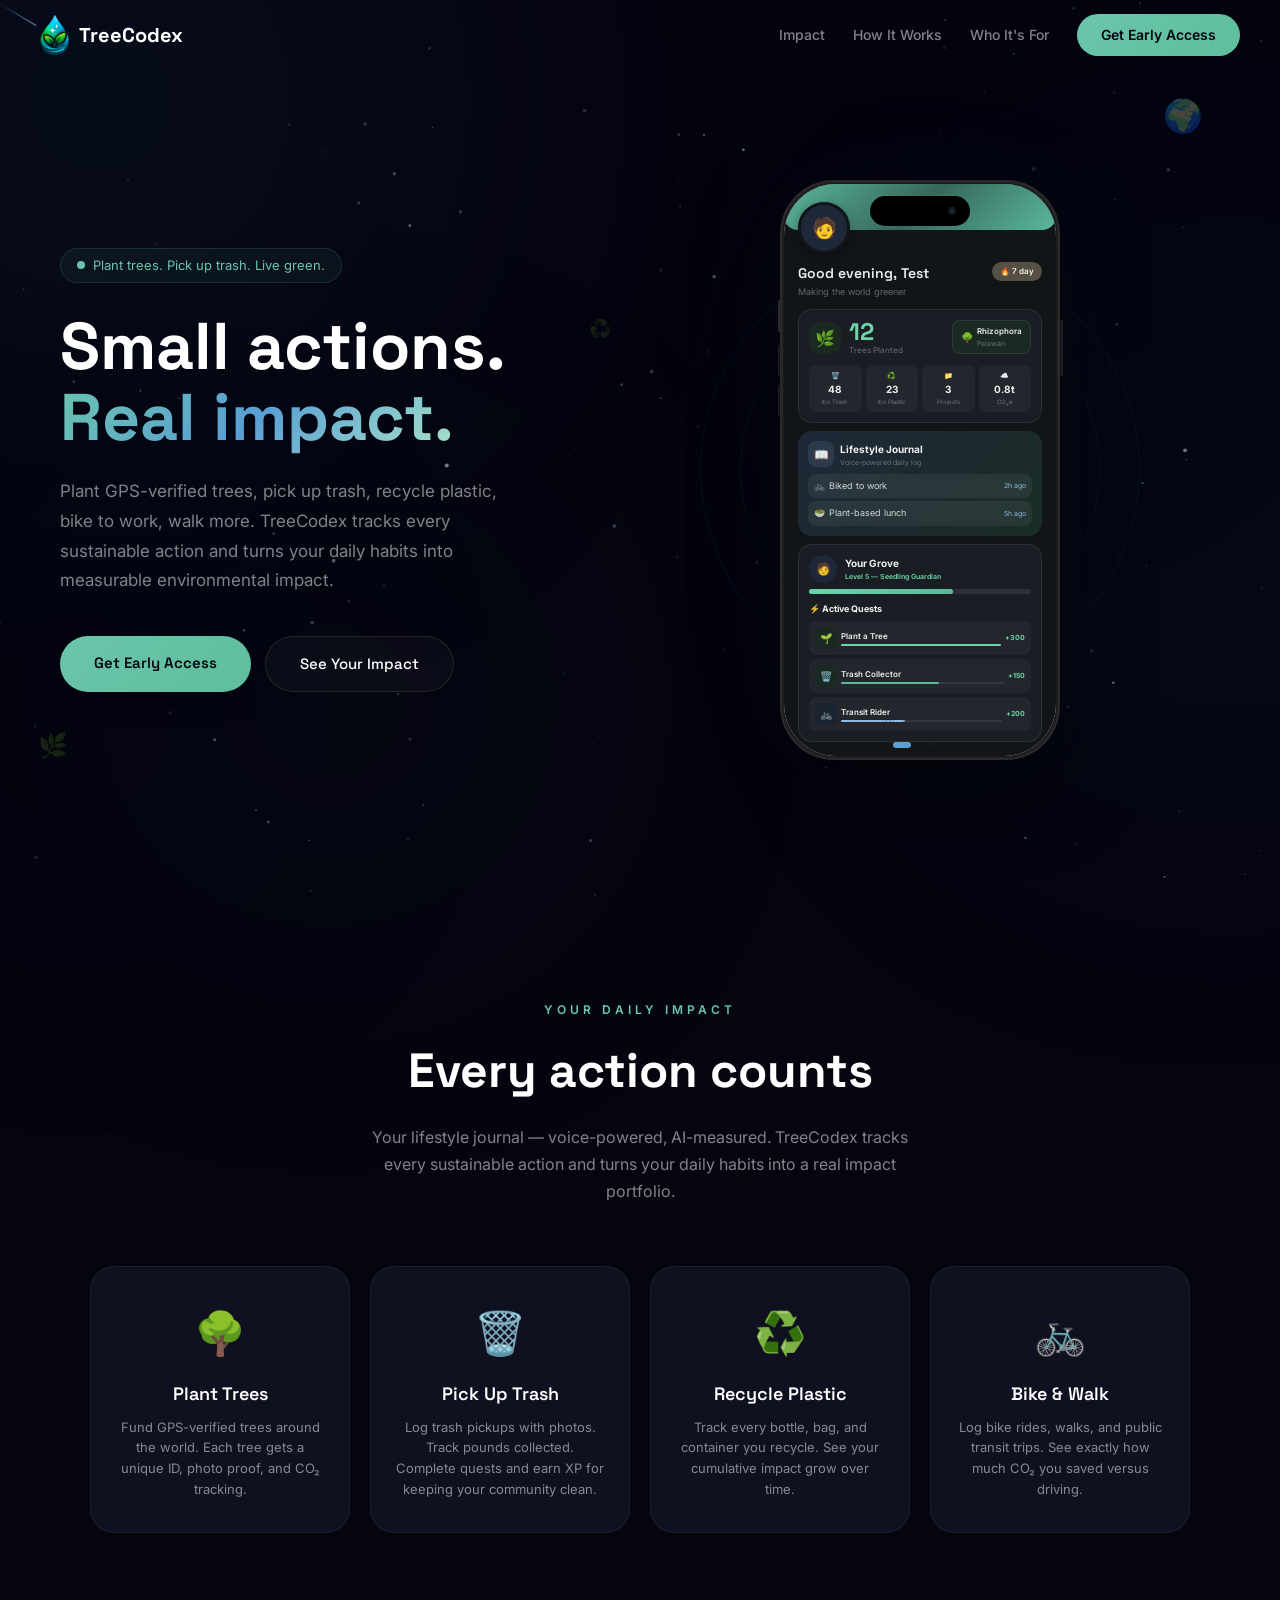
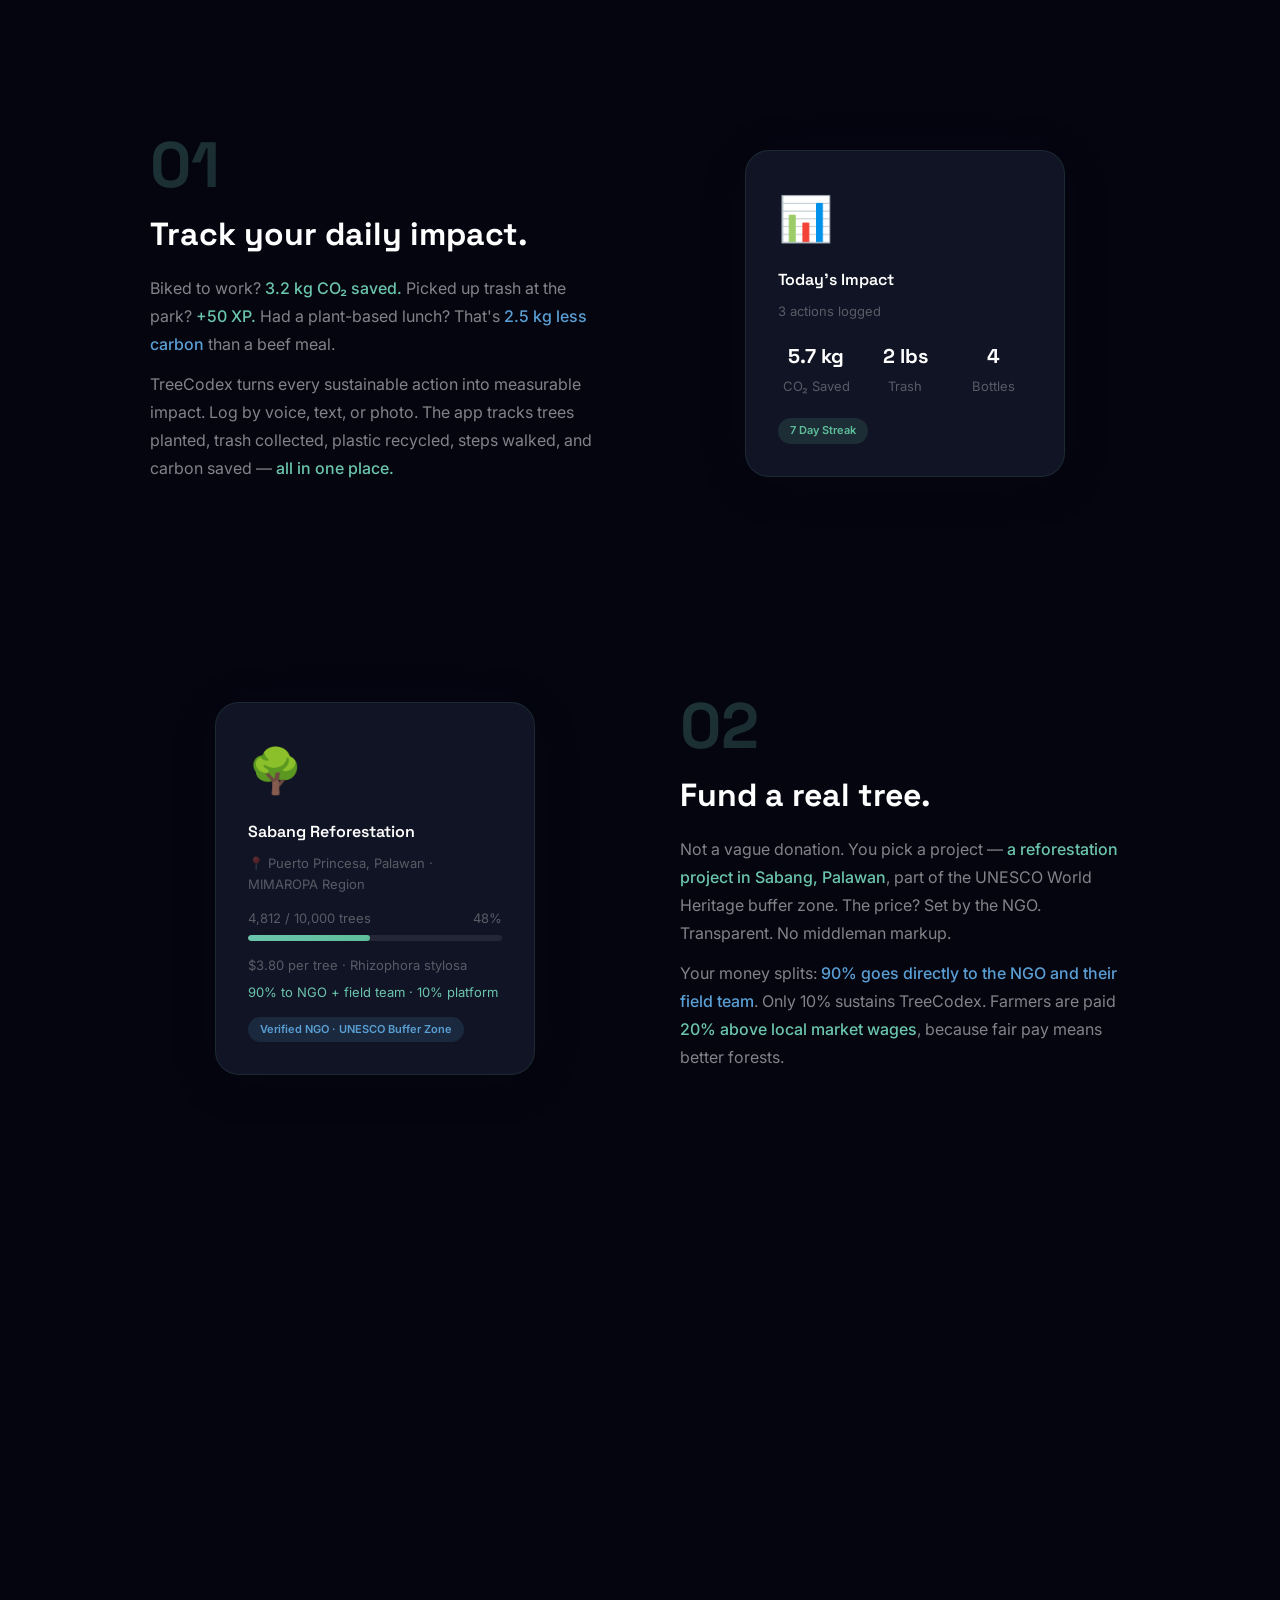
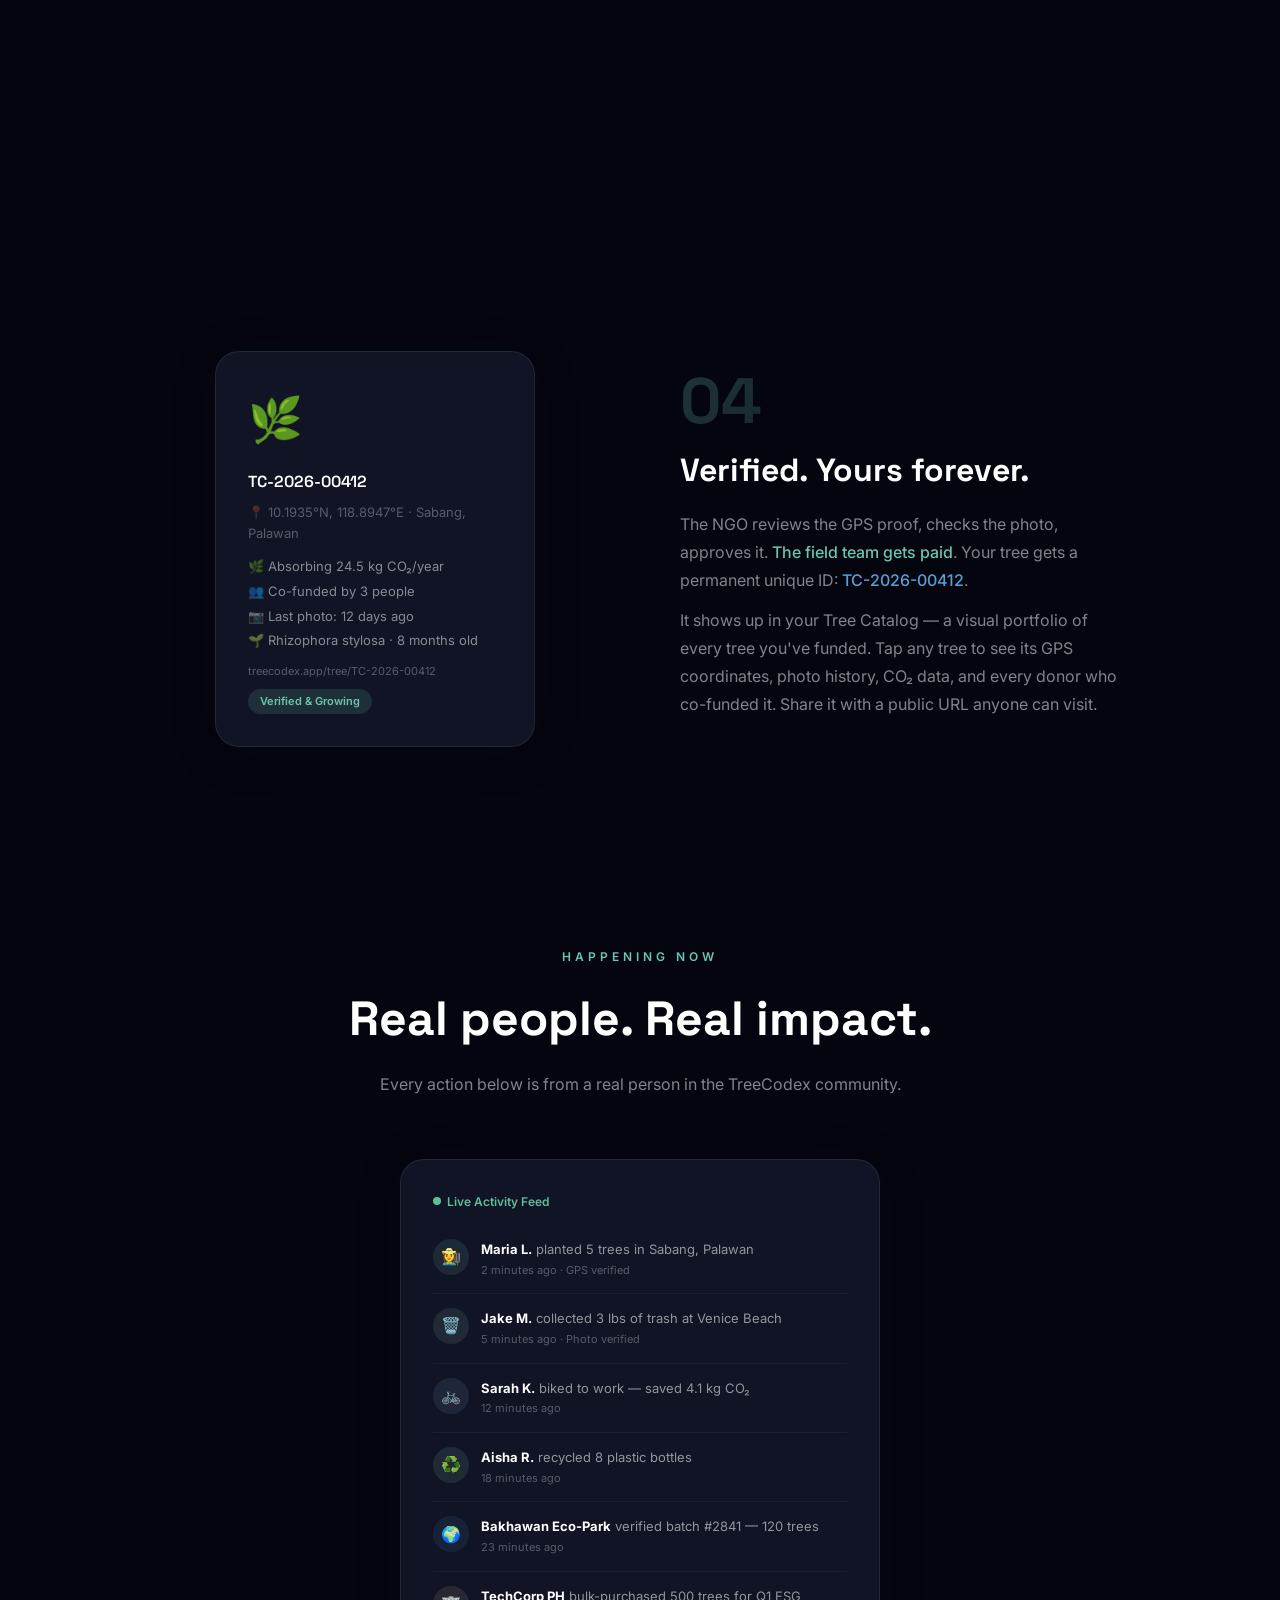
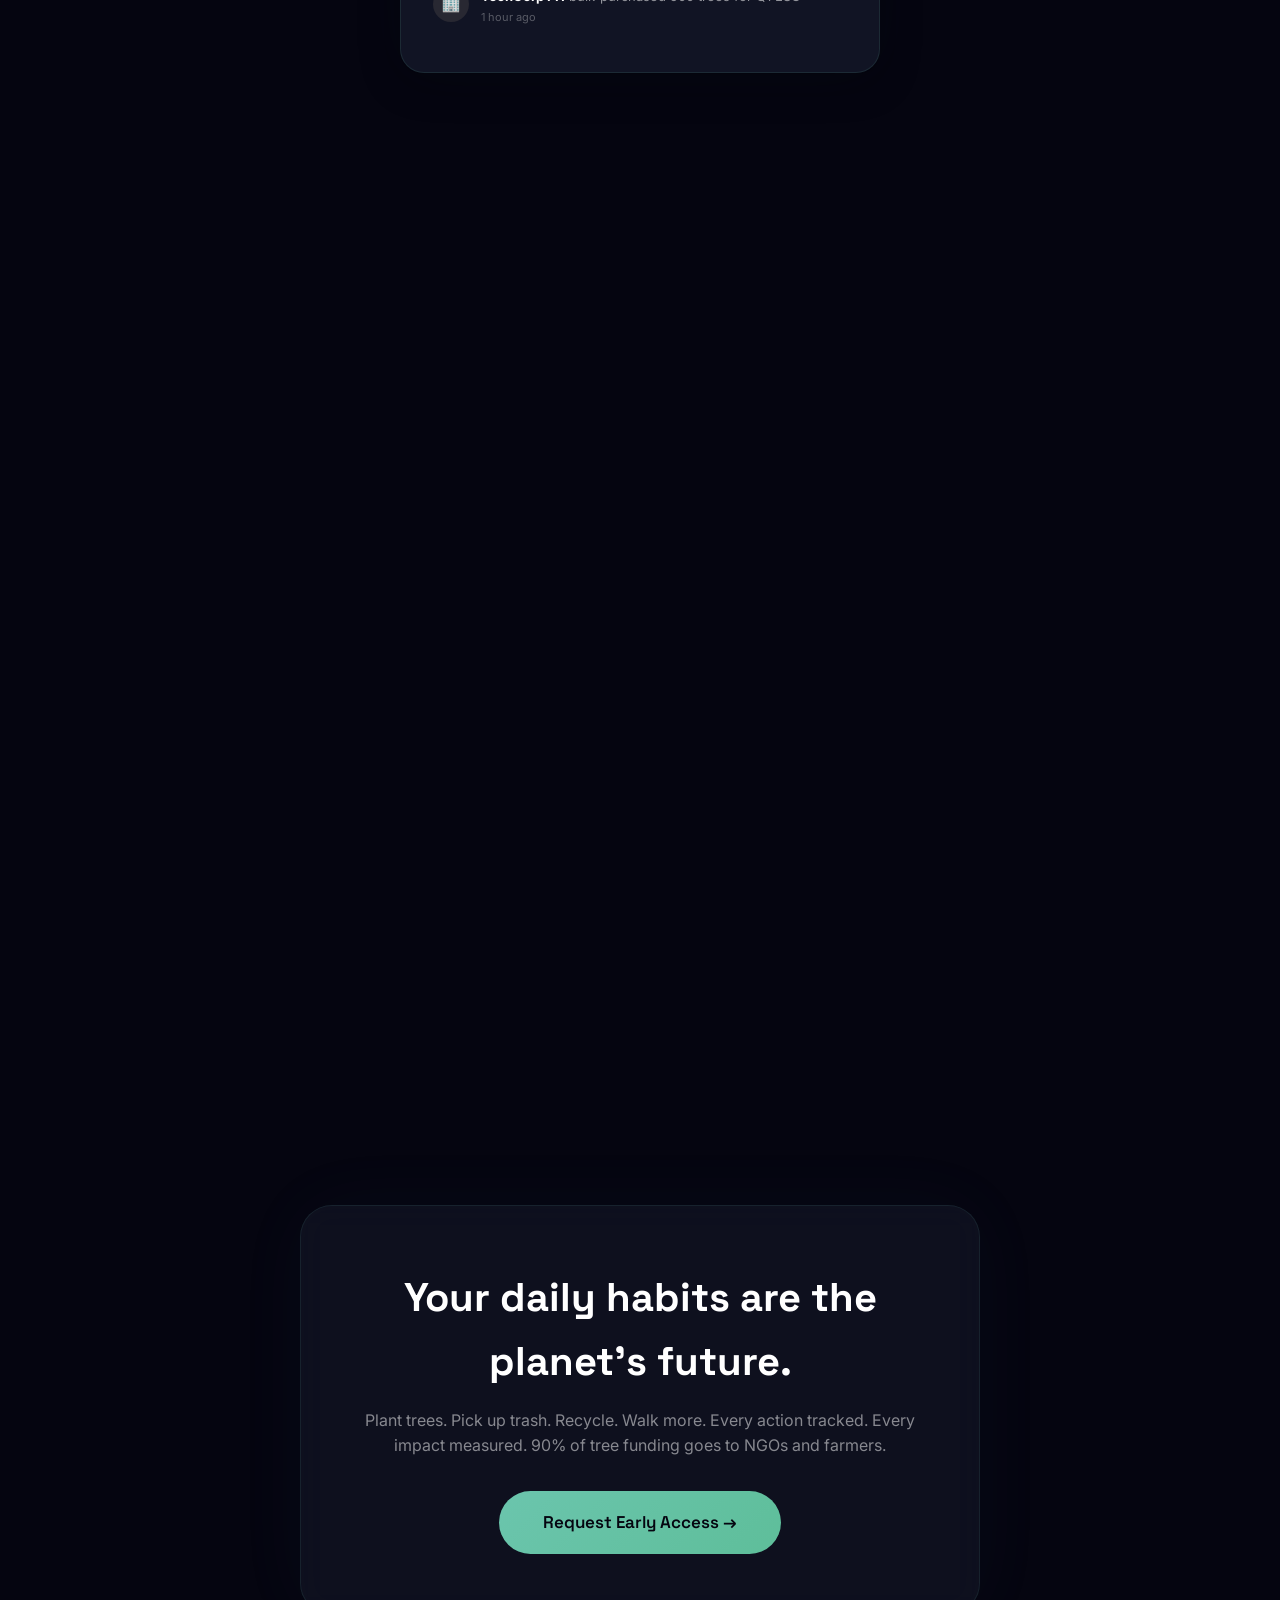
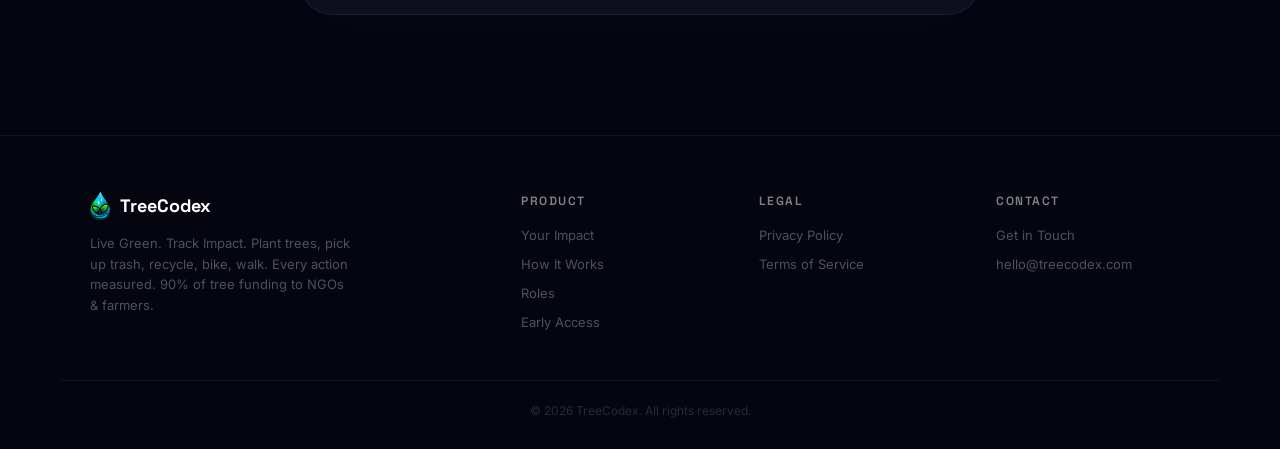
<file: index.html>
<!DOCTYPE html>
<html lang="en">
<head>
<meta charset="UTF-8">
<meta name="viewport" content="width=device-width, initial-scale=1.0">
<title>TreeCodex — High Impact Lifestyle</title>
<link rel="preconnect" href="https://fonts.googleapis.com">
<link href="https://fonts.googleapis.com/css2?family=Space+Grotesk:wght@300;400;500;600;700&family=Inter:wght@300;400;500;600&display=swap" rel="stylesheet">
<style>
*,*::before,*::after{margin:0;padding:0;box-sizing:border-box}
html{scroll-behavior:smooth}
body{font-family:'Inter',sans-serif;background:#050510;color:#c8d5e2;overflow-x:hidden;line-height:1.6}
h1,h2,h3,h4{font-family:'Space Grotesk',sans-serif}
:root{
  --teal:#6BC5AD;--teal-dark:#4BA08A;--blue:#5A9FD4;--blue-light:#9EC3EF;
  --mint:#A8E4C8;--cream:#F7FAFF;--gold:#F6D6A8;--green:#5EBE9A;
  --bg:#050510;--border:rgba(255,255,255,0.06);
  --text-dim:rgba(255,255,255,0.5);--text-faint:rgba(255,255,255,0.3);
}

/* ── Stars BG (CSS) ── */
body::before,body::after{
  content:'';position:fixed;top:0;left:0;width:100%;height:100%;pointer-events:none;z-index:0;
}
body::before{
  background:
    radial-gradient(1px 1px at 10% 20%, rgba(158,195,239,0.5) 0%, transparent 100%),
    radial-gradient(1px 1px at 30% 65%, rgba(158,195,239,0.4) 0%, transparent 100%),
    radial-gradient(1.5px 1.5px at 55% 15%, rgba(255,255,255,0.5) 0%, transparent 100%),
    radial-gradient(1px 1px at 75% 80%, rgba(158,195,239,0.3) 0%, transparent 100%),
    radial-gradient(1px 1px at 90% 40%, rgba(107,197,173,0.4) 0%, transparent 100%),
    radial-gradient(1.5px 1.5px at 20% 90%, rgba(255,255,255,0.35) 0%, transparent 100%),
    radial-gradient(1px 1px at 45% 50%, rgba(158,195,239,0.3) 0%, transparent 100%),
    radial-gradient(1px 1px at 80% 10%, rgba(107,197,173,0.35) 0%, transparent 100%);
}
#particles{position:fixed;top:0;left:0;width:100%;height:100%;z-index:0;pointer-events:none}

/* ── Nebula orbs ── */
.glow-orb{position:fixed;border-radius:50%;filter:blur(160px);pointer-events:none;z-index:0}
.glow-orb.a{width:600px;height:600px;background:#1a3a5c;top:-200px;left:-200px;opacity:0.2}
.glow-orb.b{width:500px;height:500px;background:#0e3d5e;top:30%;right:-200px;opacity:0.12}
.glow-orb.c{width:400px;height:400px;background:#1a4a3a;bottom:0;left:10%;opacity:0.1}
.glow-orb.d{width:350px;height:350px;background:#2a1a4a;top:60%;left:-100px;opacity:0.08}
.glow-orb.e{width:300px;height:300px;background:#0a2a4a;top:10%;right:10%;opacity:0.06}

/* ── Floating ── */
.floating-element{position:absolute;pointer-events:none;z-index:1}
.float-1{top:10%;right:6%;font-size:32px;animation:floatA 9s ease-in-out infinite;opacity:0.3}
.float-2{bottom:15%;left:3%;font-size:24px;animation:floatA 11s ease-in-out infinite 2s;opacity:0.2}
.float-3{top:35%;left:46%;font-size:18px;animation:floatA 14s ease-in-out infinite 4s;opacity:0.15}
@keyframes floatA{0%,100%{transform:translateY(0) rotate(0deg)}33%{transform:translateY(-20px) rotate(5deg)}66%{transform:translateY(14px) rotate(-3deg)}}

/* ── Navbar ── */
.navbar{position:fixed;top:0;left:0;right:0;z-index:100;padding:14px 40px;display:flex;align-items:center;justify-content:space-between;transition:background .4s,backdrop-filter .4s}
.navbar.scrolled{background:rgba(5,5,16,0.92);backdrop-filter:blur(24px);border-bottom:1px solid var(--border)}
.nav-logo{font-family:'Space Grotesk',sans-serif;font-size:20px;font-weight:700;color:#fff;text-decoration:none;display:flex;align-items:center;gap:10px}
.nav-logo img{height:40px;width:auto}
.nav-links{display:flex;gap:28px;align-items:center}
.nav-links a{color:var(--text-dim);text-decoration:none;font-size:14px;font-weight:500;transition:color .3s}
.nav-links a:hover{color:var(--teal)}
.nav-cta{padding:10px 24px!important;background:linear-gradient(135deg,var(--teal),var(--green))!important;color:#050510!important;border-radius:50px;font-weight:600!important;transition:transform .3s,box-shadow .3s!important}
.nav-cta:hover{transform:translateY(-2px);box-shadow:0 8px 30px rgba(107,197,173,.3)}
@media(max-width:768px){.nav-links{display:none}.navbar{padding:12px 20px}}

/* ── Shared ── */
section{position:relative;z-index:1}
.section-label{text-align:center;font-size:12px;color:var(--teal);text-transform:uppercase;letter-spacing:4px;font-weight:600;margin-bottom:14px}
.section-title{text-align:center;font-size:clamp(30px,4vw,48px);font-weight:700;color:#fff;margin-bottom:14px}
.section-subtitle{text-align:center;font-size:16px;color:var(--text-dim);max-width:560px;margin:0 auto 60px;line-height:1.7}

/* ── Hero ── */
.hero{min-height:100vh;display:flex;align-items:center;padding:120px 60px 80px;overflow:hidden}
.hero-content{flex:1;max-width:560px;z-index:2}
.hero-badge{display:inline-flex;align-items:center;gap:8px;padding:6px 16px;background:rgba(107,197,173,.06);border:1px solid rgba(107,197,173,.15);border-radius:50px;font-size:13px;color:var(--teal);margin-bottom:28px}
.hero-badge .pulse{width:8px;height:8px;background:var(--teal);border-radius:50%;animation:pulse 2s infinite}
@keyframes pulse{0%,100%{opacity:1;transform:scale(1)}50%{opacity:.4;transform:scale(1.6)}}
.hero h1{font-size:clamp(38px,5.2vw,66px);font-weight:700;line-height:1.08;margin-bottom:24px;color:#fff}
.hero h1 .grad{background:linear-gradient(135deg,var(--teal),var(--blue),var(--mint));-webkit-background-clip:text;-webkit-text-fill-color:transparent;background-clip:text}
.hero p{font-size:17px;color:var(--text-dim);margin-bottom:40px;max-width:440px;line-height:1.75}
.hero-buttons{display:flex;gap:14px;flex-wrap:wrap}
.btn-primary{padding:15px 34px;background:linear-gradient(135deg,var(--teal),var(--green));color:#050510;border:none;border-radius:50px;font-size:15px;font-weight:600;cursor:pointer;transition:transform .3s,box-shadow .3s;text-decoration:none;font-family:'Space Grotesk',sans-serif}
.btn-primary:hover{transform:translateY(-3px);box-shadow:0 12px 40px rgba(107,197,173,.3)}
.btn-ghost{padding:15px 34px;background:rgba(255,255,255,.03);color:#fff;border:1px solid rgba(255,255,255,.1);border-radius:50px;font-size:15px;font-weight:500;cursor:pointer;transition:all .3s;text-decoration:none;font-family:'Space Grotesk',sans-serif}
.btn-ghost:hover{background:rgba(255,255,255,.07);border-color:rgba(107,197,173,.25)}

/* ── iPhone 17 Mockup ── */
.hero-visual{flex:1;display:flex;justify-content:center;align-items:center;position:relative;z-index:2}
.iphone{position:relative;width:280px;height:580px;animation:float 7s ease-in-out infinite}
@keyframes float{0%,100%{transform:translateY(0) rotate(1deg)}50%{transform:translateY(-18px) rotate(-0.5deg)}}
.iphone-frame{
  width:100%;height:100%;
  background:#1a1a1a;
  border-radius:54px;
  border:2px solid #2a2a2e;
  box-shadow:
    inset 0 0 0 1px rgba(255,255,255,0.04),
    0 0 0 1px rgba(0,0,0,0.4),
    0 30px 80px rgba(0,0,0,0.6),
    0 0 120px rgba(90,159,212,0.05);
  overflow:hidden;
  position:relative;
}
.dynamic-island{
  position:absolute;top:14px;left:50%;transform:translateX(-50%);z-index:10;
  width:100px;height:30px;
  background:#000;border-radius:16px;
  box-shadow:0 0 0 1px rgba(255,255,255,0.04);
}
.dynamic-island::after{
  content:'';position:absolute;width:8px;height:8px;
  background:radial-gradient(circle,#1a2a3a 30%,#0a0a14 70%);
  border:1px solid rgba(255,255,255,0.06);
  border-radius:50%;right:14px;top:50%;transform:translateY(-50%);
}
.iphone::before{content:'';position:absolute;right:-2.5px;top:140px;width:2.5px;height:56px;background:#2a2a2e;border-radius:0 1.5px 1.5px 0}
.iphone::after{content:'';position:absolute;left:-2.5px;top:120px;width:2.5px;height:32px;background:#2a2a2e;border-radius:1.5px 0 0 1.5px}
.vol-btn{position:absolute;left:-2.5px;width:2.5px;background:#2a2a2e;border-radius:1.5px 0 0 1.5px}
.vol-up{top:165px;height:32px}.vol-dn{top:205px;height:32px}

.iphone-screen-wrap{
  position:absolute;top:2px;left:2px;right:2px;bottom:2px;
  border-radius:52px;overflow:hidden;
  background:linear-gradient(180deg,var(--cream),#eef3fb);
}

.demo-screen{
  position:absolute;top:0;left:0;width:100%;height:100%;
  display:flex;flex-direction:column;
  padding:56px 18px 18px;
  opacity:0;transition:opacity 0.5s ease,transform 0.5s ease;
  transform:translateY(20px);
  pointer-events:none;
}
.demo-screen.active{opacity:1;transform:translateY(0);pointer-events:auto}
.demo-dots{
  position:absolute;bottom:8px;left:50%;transform:translateX(-50%);
  display:flex;gap:6px;z-index:15;
}
.demo-dot{
  width:6px;height:6px;border-radius:50%;
  background:rgba(36,42,51,0.2);transition:all 0.3s;
}
.demo-dot.active{background:#5A9FD4;width:18px;border-radius:3px}
.tap-hint{
  position:absolute;bottom:30px;left:50%;transform:translateX(-50%);
  font-size:9px;color:rgba(36,42,51,0.3);font-weight:500;
  letter-spacing:0.5px;z-index:15;
  animation:tapPulse 2s ease-in-out infinite;
}
@keyframes tapPulse{0%,100%{opacity:0.4}50%{opacity:1}}

.ps-logo{height:22px;width:auto;margin-bottom:14px;align-self:center}
.ps-greet{font-family:'Space Grotesk',sans-serif;font-size:15px;font-weight:600;color:#242A33;margin-bottom:2px}
.ps-sub{font-size:11px;color:#606878;margin-bottom:18px}
.ps-btn{width:100%;padding:12px;border-radius:14px;margin-bottom:8px;font-family:'Space Grotesk',sans-serif;font-size:12px;font-weight:600;display:flex;align-items:center;gap:8px;cursor:pointer;transition:transform 0.15s}
.ps-btn:active{transform:scale(0.97)}
.ps-btn.teal{background:linear-gradient(135deg,var(--teal),var(--green));color:#050510}
.ps-btn.out{background:#fff;border:1px solid #E3EAF2;color:#242A33}
.ps-btn.dim{background:rgba(107,197,173,.08);color:var(--teal-dark)}
.ps-bar{margin-top:auto;height:38px;border-radius:19px;background:#fff;border:1px solid #E3EAF2;display:flex;align-items:center;padding:0 14px;font-size:10px;color:#8A9098;box-shadow:0 4px 16px rgba(80,56,120,.05)}
.ps-title{font-family:'Space Grotesk',sans-serif;font-size:14px;font-weight:600;color:#242A33;margin-bottom:12px}
.ps-label{font-size:10px;color:#8A9098;margin-bottom:4px;text-transform:uppercase;letter-spacing:0.5px}
.ps-input{width:100%;padding:10px 12px;border-radius:12px;border:1px solid #E3EAF2;background:#fff;font-size:12px;color:#242A33;font-family:'Inter',sans-serif;margin-bottom:10px}
.ps-result-card{background:#fff;border:1px solid #E3EAF2;border-radius:16px;padding:14px;margin-bottom:10px}
.ps-big{font-family:'Space Grotesk',sans-serif;font-size:24px;font-weight:700;color:#242A33}
.ps-small{font-size:10px;color:#8A9098;margin-top:2px}
.ps-stat-grid{display:grid;grid-template-columns:1fr 1fr;gap:8px;margin-bottom:10px}
.ps-stat-box{background:#f7faff;border-radius:12px;padding:10px;text-align:center}
.ps-stat-num{font-family:'Space Grotesk',sans-serif;font-weight:700;color:#242A33;line-height:1.1}
.ps-stat-label{font-size:9px;color:#8A9098;margin-top:2px}

.orbital-ring{position:absolute;width:440px;height:440px;border:1px solid rgba(90,159,212,.08);border-radius:50%;top:50%;left:50%;transform:translate(-50%,-50%);animation:spin 40s linear infinite}
.orbital-ring::after{content:'';position:absolute;width:8px;height:8px;background:var(--blue);border-radius:50%;top:-4px;left:50%;box-shadow:0 0 16px var(--blue)}
.orbital-ring-2{position:absolute;width:360px;height:360px;border:1px solid rgba(107,197,173,.06);border-radius:50%;top:50%;left:50%;transform:translate(-50%,-50%);animation:spin 25s linear infinite reverse}
.orbital-ring-2::after{content:'';position:absolute;width:6px;height:6px;background:var(--teal);border-radius:50%;bottom:-3px;left:30%;box-shadow:0 0 12px var(--teal)}
@keyframes spin{from{transform:translate(-50%,-50%) rotate(0deg)}to{transform:translate(-50%,-50%) rotate(360deg)}}

/* ── Story sections ── */
.story-section{padding:100px 60px;display:flex;align-items:center;gap:80px;max-width:1100px;margin:0 auto}
.story-section.reverse{flex-direction:row-reverse}
.story-text{flex:1}
.story-num{font-family:'Space Grotesk',sans-serif;font-size:64px;font-weight:700;background:linear-gradient(135deg,rgba(107,197,173,.25),rgba(90,159,212,.08));-webkit-background-clip:text;-webkit-text-fill-color:transparent;background-clip:text;line-height:1;margin-bottom:12px}
.story-text h2{font-size:32px;font-weight:700;color:#fff;margin-bottom:14px}
.story-text p{font-size:16px;color:var(--text-dim);line-height:1.75;margin-bottom:12px}
.hl{display:inline;color:var(--teal);font-weight:500}
.hl-blue{display:inline;color:var(--blue);font-weight:500}
.story-visual{flex:1;display:flex;justify-content:center}

.story-card{
  width:320px;padding:32px;
  background:rgba(20,24,40,0.85);
  border:1px solid rgba(107,197,173,.12);
  border-radius:24px;
  backdrop-filter:blur(12px);
  box-shadow:0 8px 40px rgba(0,0,0,.3),0 0 60px rgba(90,159,212,.04);
}
.story-card .emoji-lg{font-size:44px;margin-bottom:14px;display:block}
.story-card h4{font-size:16px;color:#fff;font-weight:600;margin-bottom:8px}
.story-card .meta{font-size:13px;color:var(--text-faint);margin-bottom:6px}
.tag{display:inline-block;padding:4px 12px;border-radius:20px;font-size:11px;font-weight:600;margin-top:8px}
.tag-live{background:rgba(94,190,154,.15);color:var(--green)}
.tag-verified{background:rgba(90,159,212,.15);color:var(--blue)}
.tag-teal{background:rgba(107,197,173,.15);color:var(--teal)}
.tag-warm{background:rgba(246,214,168,.15);color:var(--gold)}
.big-num{font-size:28px;font-weight:700;color:#fff;margin:12px 0;font-family:'Space Grotesk',sans-serif}
.progress-wrap{margin:14px 0}
.progress-bar{height:6px;background:rgba(255,255,255,.08);border-radius:3px;overflow:hidden}
.progress-fill{height:100%;border-radius:3px}
.proof-box{margin:14px 0;padding:14px;background:rgba(255,255,255,.04);border:1px solid rgba(255,255,255,.05);border-radius:12px}
.proof-line{font-size:12px;color:var(--text-faint);margin-bottom:4px}
.proof-line:last-child{margin-bottom:0}

/* Impact grid */
.impact-grid{display:grid;grid-template-columns:repeat(auto-fit,minmax(220px,1fr));gap:20px;max-width:1100px;margin:0 auto}
.impact-card{background:rgba(20,24,40,0.7);border:1px solid rgba(255,255,255,.06);border-radius:24px;padding:32px 24px;text-align:center;transition:all .4s;position:relative;overflow:hidden}
.impact-card:hover{transform:translateY(-6px);border-color:rgba(107,197,173,.15)}
.impact-icon{font-size:42px;margin-bottom:14px;display:block}
.impact-card h3{font-size:18px;font-weight:600;color:#fff;margin-bottom:8px}
.impact-card p{font-size:13px;color:var(--text-dim);line-height:1.6}

/* Live feed */
.live-dot{display:inline-block;width:8px;height:8px;background:var(--green);border-radius:50%;margin-right:6px;animation:pulse 2s infinite}
.live-label{font-size:12px;color:var(--green);font-weight:600;margin-bottom:14px;display:flex;align-items:center}
.feed-item{display:flex;gap:12px;padding:14px 0;border-bottom:1px solid rgba(255,255,255,.05)}
.feed-item:last-child{border-bottom:none}
.feed-avatar{width:36px;height:36px;border-radius:50%;display:flex;align-items:center;justify-content:center;font-size:16px;flex-shrink:0}
.feed-avatar.farmer{background:rgba(107,197,173,.12)}
.feed-avatar.ngo{background:rgba(90,159,212,.1)}
.feed-avatar.user{background:rgba(158,195,239,.1)}
.feed-avatar.biz{background:rgba(246,214,168,.1)}
.feed-avatar.eco{background:rgba(168,228,200,.1)}
.feed-action{font-size:13px;color:rgba(255,255,255,.55)}
.feed-action strong{color:#fff}
.feed-time{font-size:11px;color:var(--text-faint);margin-top:2px}

/* ── Stats ── */
.stats{padding:80px 60px}
.stats-container{max-width:1100px;margin:0 auto;display:flex;justify-content:center;gap:48px;flex-wrap:wrap}
.stat{text-align:center}
.stat-number{font-family:'Space Grotesk',sans-serif;font-size:clamp(36px,5vw,56px);font-weight:700;background:linear-gradient(135deg,var(--teal),var(--blue));-webkit-background-clip:text;-webkit-text-fill-color:transparent;background-clip:text;line-height:1.1;margin-bottom:6px}
.stat-label{font-size:14px;color:var(--text-faint)}

/* ── Roles ── */
.roles{padding:100px 60px}
.roles-grid{display:grid;grid-template-columns:repeat(auto-fit,minmax(200px,1fr));gap:20px;max-width:1100px;margin:0 auto}
.role-card{
  background:rgba(20,24,40,0.7);
  border:1px solid rgba(255,255,255,.06);
  border-radius:20px;padding:28px 22px;text-align:center;
  transition:all .4s;position:relative;overflow:hidden;
  box-shadow:0 4px 20px rgba(0,0,0,.2);
}
.role-card::before{content:'';position:absolute;top:0;left:0;right:0;height:2px;background:linear-gradient(90deg,transparent,var(--rc,var(--teal)),transparent);opacity:0;transition:opacity .4s}
.role-card:hover{transform:translateY(-6px);border-color:rgba(255,255,255,.1);box-shadow:0 12px 40px rgba(0,0,0,.3)}
.role-card:hover::before{opacity:1}
.role-emoji{font-size:36px;margin-bottom:12px;display:block}
.role-card h3{font-size:17px;font-weight:600;color:#fff;margin-bottom:6px}
.role-card p{font-size:13px;color:var(--text-dim);line-height:1.6}

/* ── CTA ── */
.cta{padding:120px 60px;text-align:center}
.cta-box{max-width:680px;margin:0 auto;padding:60px 44px;background:rgba(20,24,40,0.6);border:1px solid rgba(107,197,173,.1);border-radius:32px;backdrop-filter:blur(16px);position:relative;overflow:hidden;box-shadow:0 0 80px rgba(90,159,212,.04)}
.cta h2{font-size:clamp(26px,3.5vw,40px);font-weight:700;color:#fff;margin-bottom:14px;position:relative}
.cta p{font-size:16px;color:var(--text-dim);margin-bottom:32px;position:relative}

/* ── Footer ── */
.footer{padding:56px 60px 28px;border-top:1px solid var(--border);position:relative;z-index:1}
.footer-grid{display:grid;grid-template-columns:2fr 1fr 1fr 1fr;gap:44px;max-width:1100px;margin:0 auto 40px}
.footer-logo-wrap{display:flex;align-items:center;gap:10px;margin-bottom:12px}
.footer-logo-wrap img{height:28px}
.footer-logo-wrap span{font-family:'Space Grotesk',sans-serif;font-size:18px;font-weight:700;color:#fff}
.footer-brand p{font-size:13px;color:var(--text-faint);max-width:260px;line-height:1.6}
.footer-col h4{font-size:12px;font-weight:600;color:var(--text-dim);margin-bottom:14px;text-transform:uppercase;letter-spacing:1.5px}
.footer-col a{display:block;font-size:13px;color:var(--text-faint);text-decoration:none;margin-bottom:8px;transition:color .3s}
.footer-col a:hover{color:var(--teal)}
.footer-bottom{text-align:center;padding-top:20px;border-top:1px solid var(--border);font-size:12px;color:rgba(255,255,255,.15)}

/* ── Reveal ── */
.reveal{opacity:0;transform:translateY(35px);transition:opacity .7s ease,transform .7s ease}
.reveal.visible{opacity:1;transform:translateY(0)}
.rd1{transition-delay:.1s}.rd2{transition-delay:.2s}.rd3{transition-delay:.25s}.rd4{transition-delay:.3s}.rd5{transition-delay:.35s}

/* ── Mobile ── */
@media(max-width:768px){
  .hero{flex-direction:column;padding:110px 24px 60px;text-align:center}
  .hero p{margin-left:auto;margin-right:auto}
  .hero-buttons{justify-content:center}
  .hero-visual{margin-top:40px}
  .iphone{width:220px;height:455px}
  .dynamic-island{width:80px;height:24px;top:10px}
  .demo-screen{padding:44px 14px 14px}
  .ps-btn{padding:10px;font-size:11px;margin-bottom:6px}
  .ps-result-card{padding:10px}
  .story-section,.story-section.reverse{flex-direction:column;padding:60px 24px;gap:40px}
  .story-card{width:100%;max-width:360px}
  section{padding-left:24px!important;padding-right:24px!important}
  .stats-container{gap:28px}
  .footer-grid{grid-template-columns:1fr;gap:28px}
  .orbital-ring,.orbital-ring-2{display:none}
  .floating-element{display:none}
  .roles-grid{grid-template-columns:repeat(2,1fr)}
  .impact-grid{grid-template-columns:repeat(2,1fr)}
}
</style>
</head>
<body>

<canvas id="particles"></canvas>
<div class="glow-orb a"></div>
<div class="glow-orb b"></div>
<div class="glow-orb c"></div>
<div class="glow-orb d"></div>
<div class="glow-orb e"></div>
<div class="floating-element float-1">🌍</div>
<div class="floating-element float-2">🌿</div>
<div class="floating-element float-3">♻️</div>

<!-- Navbar -->
<nav class="navbar" id="navbar">
  <a href="#" class="nav-logo"><img src="logo_icon.png" alt="TreeCodex">TreeCodex</a>
  <div class="nav-links">
    <a href="#impact">Impact</a>
    <a href="#story">How It Works</a>
    <a href="#roles">Who It's For</a>
    <a href="#download" class="nav-cta">Get Early Access</a>
  </div>
</nav>

<!-- Hero -->
<section class="hero">
  <div class="hero-content">
    <div class="hero-badge"><span class="pulse"></span>Plant trees. Pick up trash. Live green.</div>
    <h1>Small actions.<br><span class="grad">Real impact.</span></h1>
    <p>Plant GPS-verified trees, pick up trash, recycle plastic, bike to work, walk more. TreeCodex tracks every sustainable action and turns your daily habits into measurable environmental impact.</p>
    <div class="hero-buttons">
      <a href="#download" class="btn-primary">Get Early Access</a>
      <a href="#impact" class="btn-ghost">See Your Impact</a>
    </div>
  </div>
  <div class="hero-visual">
    <div class="orbital-ring"></div>
    <div class="orbital-ring-2"></div>
    <div class="iphone" id="demoPhone">
      <div class="vol-btn vol-up"></div>
      <div class="vol-btn vol-dn"></div>
      <div class="iphone-frame">
        <div class="dynamic-island"></div>
        <div class="iphone-screen-wrap" id="demoWrap">

          <!-- Screen 1: Home — dark mode -->
          <div class="demo-screen active" data-screen="0" onclick="demoGo(1)" style="cursor:pointer;background:#111518;padding:0;overflow-y:auto">
            <!-- Cover photo -->
            <div style="height:80px;background:linear-gradient(135deg,#5BB89D,#5BB89D80,#5BB89D);border-radius:0 0 14px 14px;position:relative">
              <div style="position:absolute;bottom:-24px;left:14px;width:52px;height:52px;border-radius:50%;border:3px solid #111518;background:#1E2838;display:flex;align-items:center;justify-content:center;font-size:20px;box-shadow:0 2px 8px rgba(0,0,0,0.3)">🧑</div>
            </div>
            <div style="padding:32px 14px 14px">
              <!-- Greeting -->
              <div style="display:flex;justify-content:space-between;align-items:start;margin-bottom:10px">
                <div>
                  <div style="font-family:'Space Grotesk',sans-serif;font-size:14px;font-weight:600;color:rgba(255,255,255,0.93)">Good evening, Test</div>
                  <div style="font-size:9px;color:rgba(255,255,255,0.35)">Making the world greener</div>
                </div>
                <div style="padding:3px 8px;background:rgba(246,214,168,0.3);border-radius:20px;font-size:8px;font-weight:600;color:rgba(255,255,255,0.93)">🔥 7 day</div>
              </div>
              <!-- Impact + Tree card -->
              <div style="background:#1A1E24;border-radius:14px;padding:10px;border:1px solid rgba(255,255,255,0.08);margin-bottom:8px">
                <div style="display:flex;justify-content:space-between;align-items:start;margin-bottom:8px">
                  <div style="display:flex;align-items:center;gap:8px">
                    <div style="width:32px;height:32px;background:#1A2A22;border-radius:10px;display:flex;align-items:center;justify-content:center;font-size:16px">🌿</div>
                    <div>
                      <div style="font-family:'Space Grotesk',sans-serif;font-size:24px;font-weight:800;color:#6DD4A8;line-height:1">12</div>
                      <div style="font-size:8px;color:rgba(255,255,255,0.35)">Trees Planted</div>
                    </div>
                  </div>
                  <div style="padding:4px 8px;background:#1A2A22;border-radius:8px;border:1px solid rgba(255,255,255,0.08);display:flex;align-items:center;gap:4px">
                    <span style="font-size:10px">🌳</span>
                    <div><div style="font-size:8px;font-weight:600;color:rgba(255,255,255,0.93)">Rhizophora</div><div style="font-size:7px;color:rgba(255,255,255,0.35)">Palawan</div></div>
                  </div>
                </div>
                <div style="display:flex;gap:4px">
                  <div style="flex:1;text-align:center;padding:5px 2px;background:rgba(255,255,255,0.04);border-radius:8px"><div style="font-size:7px">🗑️</div><div style="font-size:10px;font-weight:700;color:rgba(255,255,255,0.93)">48</div><div style="font-size:6px;color:rgba(255,255,255,0.35)">lbs Trash</div></div>
                  <div style="flex:1;text-align:center;padding:5px 2px;background:rgba(255,255,255,0.04);border-radius:8px"><div style="font-size:7px">♻️</div><div style="font-size:10px;font-weight:700;color:rgba(255,255,255,0.93)">23</div><div style="font-size:6px;color:rgba(255,255,255,0.35)">lbs Plastic</div></div>
                  <div style="flex:1;text-align:center;padding:5px 2px;background:rgba(255,255,255,0.04);border-radius:8px"><div style="font-size:7px">📁</div><div style="font-size:10px;font-weight:700;color:rgba(255,255,255,0.93)">3</div><div style="font-size:6px;color:rgba(255,255,255,0.35)">Projects</div></div>
                  <div style="flex:1;text-align:center;padding:5px 2px;background:rgba(255,255,255,0.04);border-radius:8px"><div style="font-size:7px">☁️</div><div style="font-size:10px;font-weight:700;color:rgba(255,255,255,0.93)">0.8t</div><div style="font-size:6px;color:rgba(255,255,255,0.35)">CO₂e</div></div>
                </div>
              </div>
              <!-- Journal card -->
              <div style="background:linear-gradient(135deg,#1E2838,#1A2D26);border-radius:14px;padding:10px;margin-bottom:8px">
                <div style="display:flex;align-items:center;gap:6px;margin-bottom:6px">
                  <div style="width:26px;height:26px;background:rgba(139,186,229,0.12);border-radius:8px;display:flex;align-items:center;justify-content:center;font-size:12px">📖</div>
                  <div><div style="font-size:10px;font-weight:700;color:rgba(255,255,255,0.93)">Lifestyle Journal</div><div style="font-size:7px;color:rgba(255,255,255,0.35)">Voice-powered daily log</div></div>
                </div>
                <div style="display:flex;gap:4px;align-items:center;padding:5px 6px;background:rgba(255,255,255,0.06);border-radius:8px;margin-bottom:3px;font-size:9px;color:rgba(255,255,255,0.8)">🚲 <span style="flex:1">Biked to work</span><span style="color:#8BBAE5;font-size:7px">2h ago</span></div>
                <div style="display:flex;gap:4px;align-items:center;padding:5px 6px;background:rgba(255,255,255,0.06);border-radius:8px;font-size:9px;color:rgba(255,255,255,0.8)">🥗 <span style="flex:1">Plant-based lunch</span><span style="color:#8BBAE5;font-size:7px">5h ago</span></div>
              </div>
              <!-- Grove + Quests -->
              <div style="background:#1A1E24;border-radius:14px;padding:10px;border:1px solid rgba(255,255,255,0.08)">
                <div style="display:flex;align-items:center;gap:8px;margin-bottom:6px">
                  <div style="width:28px;height:28px;background:#1E2838;border-radius:50%;display:flex;align-items:center;justify-content:center;font-size:12px">🧑</div>
                  <div><div style="font-size:10px;font-weight:700;color:rgba(255,255,255,0.93)">Your Grove</div><div style="font-size:7px;color:#6DD4A8;font-weight:600">Level 5 — Seedling Guardian</div></div>
                </div>
                <div style="height:5px;background:rgba(255,255,255,0.08);border-radius:3px;margin-bottom:8px"><div style="width:65%;height:100%;background:linear-gradient(90deg,#6DD4A8,#5BB89D);border-radius:3px"></div></div>
                <div style="font-size:9px;font-weight:700;color:rgba(255,255,255,0.93);margin-bottom:5px">⚡ Active Quests</div>
                <div style="display:flex;gap:4px;align-items:center;padding:6px;background:rgba(255,255,255,0.04);border-radius:8px;margin-bottom:4px">
                  <div style="width:22px;height:22px;background:#1A2A22;border-radius:6px;display:flex;align-items:center;justify-content:center;font-size:10px">🌱</div>
                  <div style="flex:1"><div style="font-size:8px;font-weight:600;color:rgba(255,255,255,0.93)">Plant a Tree</div><div style="height:2px;background:rgba(255,255,255,0.08);border-radius:1px;margin-top:2px"><div style="width:100%;height:100%;background:#6DD4A8;border-radius:1px"></div></div></div>
                  <span style="font-size:7px;color:#6DD4A8;font-weight:700">+300</span>
                </div>
                <div style="display:flex;gap:4px;align-items:center;padding:6px;background:rgba(255,255,255,0.04);border-radius:8px;margin-bottom:4px">
                  <div style="width:22px;height:22px;background:#1A2A22;border-radius:6px;display:flex;align-items:center;justify-content:center;font-size:10px">🗑️</div>
                  <div style="flex:1"><div style="font-size:8px;font-weight:600;color:rgba(255,255,255,0.93)">Trash Collector</div><div style="height:2px;background:rgba(255,255,255,0.08);border-radius:1px;margin-top:2px"><div style="width:60%;height:100%;background:#5BB89D;border-radius:1px"></div></div></div>
                  <span style="font-size:7px;color:#6DD4A8;font-weight:700">+150</span>
                </div>
                <div style="display:flex;gap:4px;align-items:center;padding:6px;background:rgba(255,255,255,0.04);border-radius:8px">
                  <div style="width:22px;height:22px;background:#1A2430;border-radius:6px;display:flex;align-items:center;justify-content:center;font-size:10px">🚲</div>
                  <div style="flex:1"><div style="font-size:8px;font-weight:600;color:rgba(255,255,255,0.93)">Transit Rider</div><div style="height:2px;background:rgba(255,255,255,0.08);border-radius:1px;margin-top:2px"><div style="width:40%;height:100%;background:#8BBAE5;border-radius:1px"></div></div></div>
                  <span style="font-size:7px;color:#6DD4A8;font-weight:700">+200</span>
                </div>
              </div>
            </div>
          </div>

          <!-- Screen 2: Lifestyle Journal — dark -->
          <div class="demo-screen" data-screen="1" onclick="demoGo(2)" style="cursor:pointer;background:#111518;padding:56px 14px 14px">
            <div style="display:flex;flex-direction:column;height:100%">
              <div class="ps-title" style="color:rgba(255,255,255,0.93)">📖 Lifestyle Journal</div>
              <div style="display:flex;gap:6px;margin-bottom:10px">
                <div style="flex:1;padding:8px;background:linear-gradient(135deg,#1A2D26,#1E2838);border-radius:10px;text-align:center">
                  <div style="font-size:14px;font-weight:700;color:#8BBAE5">5.7 kg</div><div style="font-size:7px;color:rgba(255,255,255,0.35)">CO₂ Saved</div>
                </div>
                <div style="flex:1;padding:8px;background:linear-gradient(135deg,#1A2D26,#1E2838);border-radius:10px;text-align:center">
                  <div style="font-size:14px;font-weight:700;color:#6DD4A8">4</div><div style="font-size:7px;color:rgba(255,255,255,0.35)">Actions</div>
                </div>
                <div style="flex:1;padding:8px;background:linear-gradient(135deg,#1A2D26,#1E2838);border-radius:10px;text-align:center">
                  <div style="font-size:14px;font-weight:700;color:#F6D6A8">7</div><div style="font-size:7px;color:rgba(255,255,255,0.35)">Streak</div>
                </div>
              </div>
              <div style="display:flex;gap:8px;align-items:center;padding:8px;background:#1A1E24;border:1px solid rgba(255,255,255,0.08);border-radius:10px;margin-bottom:6px">
                <div style="width:28px;height:28px;background:#1A2A22;border-radius:8px;display:flex;align-items:center;justify-content:center;font-size:12px">🚲</div>
                <div style="flex:1"><div style="font-size:10px;font-weight:500;color:rgba(255,255,255,0.93)">Biked to work</div><div style="font-size:7px;color:rgba(255,255,255,0.35)">Transport · 2h ago</div></div>
                <div style="padding:2px 6px;background:#1A2A22;border-radius:10px;font-size:8px;font-weight:600;color:#6DD4A8">-3.2 kg</div>
              </div>
              <div style="display:flex;gap:8px;align-items:center;padding:8px;background:#1A1E24;border:1px solid rgba(255,255,255,0.08);border-radius:10px;margin-bottom:6px">
                <div style="width:28px;height:28px;background:#1A2A22;border-radius:8px;display:flex;align-items:center;justify-content:center;font-size:12px">🥗</div>
                <div style="flex:1"><div style="font-size:10px;font-weight:500;color:rgba(255,255,255,0.93)">Plant-based lunch</div><div style="font-size:7px;color:rgba(255,255,255,0.35)">Food · 5h ago</div></div>
                <div style="padding:2px 6px;background:#1A2A22;border-radius:10px;font-size:8px;font-weight:600;color:#6DD4A8">-2.5 kg</div>
              </div>
              <div style="display:flex;gap:8px;align-items:center;padding:8px;background:#1A1E24;border:1px solid rgba(255,255,255,0.08);border-radius:10px;margin-bottom:6px">
                <div style="width:28px;height:28px;background:#1A2A22;border-radius:8px;display:flex;align-items:center;justify-content:center;font-size:12px">🗑️</div>
                <div style="flex:1"><div style="font-size:10px;font-weight:500;color:rgba(255,255,255,0.93)">Picked up litter</div><div style="font-size:7px;color:rgba(255,255,255,0.35)">Lifestyle · 6h ago</div></div>
                <div style="padding:2px 6px;background:#1A2A22;border-radius:10px;font-size:8px;font-weight:600;color:#6DD4A8">+50 XP</div>
              </div>
              <div style="display:flex;gap:8px;align-items:center;padding:8px;background:#1A1E24;border:1px solid rgba(255,255,255,0.08);border-radius:10px">
                <div style="width:28px;height:28px;background:#1A2A22;border-radius:8px;display:flex;align-items:center;justify-content:center;font-size:12px">♻️</div>
                <div style="flex:1"><div style="font-size:10px;font-weight:500;color:rgba(255,255,255,0.93)">Recycled 4 bottles</div><div style="font-size:7px;color:rgba(255,255,255,0.35)">Lifestyle · Yesterday</div></div>
                <div style="padding:2px 6px;background:#1A2A22;border-radius:10px;font-size:8px;font-weight:600;color:#6DD4A8">+25 XP</div>
              </div>
              <div style="flex:1"></div>
              <div style="display:flex;gap:6px;align-items:center">
                <div style="width:32px;height:32px;background:#1A1E24;border-radius:50%;display:flex;align-items:center;justify-content:center;font-size:14px;border:1px solid rgba(255,255,255,0.08)">🎤</div>
                <div style="flex:1;padding:8px 12px;background:#1A1E24;border:1px solid rgba(255,255,255,0.08);border-radius:20px;font-size:9px;color:rgba(255,255,255,0.35)">What did you do today?</div>
                <div style="width:28px;height:28px;background:#6DD4A8;border-radius:50%;display:flex;align-items:center;justify-content:center;font-size:12px;color:#111518">↑</div>
              </div>
            </div>
          </div>

          <!-- Screen 3: Plant Trees — dark -->
          <div class="demo-screen" data-screen="2" onclick="demoGo(3)" style="cursor:pointer;background:#111518;padding:56px 14px 14px">
            <div style="display:flex;flex-direction:column;height:100%">
              <div class="ps-title" style="color:rgba(255,255,255,0.93)">🌳 Choose a Project</div>
              <div style="background:#1A1E24;border:1px solid rgba(255,255,255,0.08);border-radius:14px;padding:12px;margin-bottom:8px">
                <div style="font-size:12px;font-weight:600;color:rgba(255,255,255,0.93);margin-bottom:3px">Sabang Reforestation</div>
                <div style="font-size:9px;color:rgba(255,255,255,0.35);margin-bottom:6px">📍 Puerto Princesa, Palawan</div>
                <div style="height:4px;background:rgba(255,255,255,0.06);border-radius:2px;overflow:hidden;margin-bottom:3px"><div style="width:48%;height:100%;background:linear-gradient(90deg,#5BB89D,#6DD4A8);border-radius:2px"></div></div>
                <div style="display:flex;justify-content:space-between;font-size:8px;color:rgba(255,255,255,0.35)"><span>4,812 / 10,000</span><span>$3.80/tree</span></div>
              </div>
              <div style="background:#1A1E24;border:1px solid rgba(255,255,255,0.08);border-radius:14px;padding:12px;margin-bottom:8px">
                <div style="font-size:12px;font-weight:600;color:rgba(255,255,255,0.93);margin-bottom:3px">Bakhawan Eco-Park</div>
                <div style="font-size:9px;color:rgba(255,255,255,0.35);margin-bottom:6px">📍 Kalibo, Aklan (Boracay)</div>
                <div style="height:4px;background:rgba(255,255,255,0.06);border-radius:2px;overflow:hidden;margin-bottom:3px"><div style="width:72%;height:100%;background:linear-gradient(90deg,#8BBAE5,#8BBAE5);border-radius:2px"></div></div>
                <div style="display:flex;justify-content:space-between;font-size:8px;color:rgba(255,255,255,0.35)"><span>8,424 / 11,700</span><span>$4.20/tree</span></div>
              </div>
              <div style="background:#1A1E24;border:1px solid rgba(255,255,255,0.08);border-radius:14px;padding:12px">
                <div style="font-size:12px;font-weight:600;color:rgba(255,255,255,0.93);margin-bottom:3px">Silonay Conservation</div>
                <div style="font-size:9px;color:rgba(255,255,255,0.35);margin-bottom:6px">📍 Calapan, Mindoro</div>
                <div style="height:4px;background:rgba(255,255,255,0.06);border-radius:2px;overflow:hidden;margin-bottom:3px"><div style="width:31%;height:100%;background:linear-gradient(90deg,#5BB89D,#6DD4A8);border-radius:2px"></div></div>
                <div style="display:flex;justify-content:space-between;font-size:8px;color:rgba(255,255,255,0.35)"><span>1,426 / 4,600</span><span>$3.50/tree</span></div>
              </div>
              <div style="flex:1"></div>
              <div class="ps-btn" style="margin-bottom:0;background:rgba(255,255,255,0.06);color:rgba(255,255,255,0.5)">← Home</div>
            </div>
          </div>

          <!-- Screen 4: My Trees — dark -->
          <div class="demo-screen" data-screen="3" onclick="demoGo(0)" style="cursor:pointer;background:#111518;padding:56px 14px 14px">
            <div style="display:flex;flex-direction:column;height:100%">
              <div class="ps-title" style="color:rgba(255,255,255,0.93)">🌳 My Trees <span style="font-weight:400;color:rgba(255,255,255,0.35);font-size:12px">(12)</span></div>
              <div style="display:flex;gap:8px;align-items:center;padding:10px;background:#1A1E24;border:1px solid rgba(255,255,255,0.08);border-radius:14px;margin-bottom:6px">
                <div style="width:36px;height:36px;border-radius:10px;background:#1A2A22;display:flex;align-items:center;justify-content:center;font-size:18px">🌳</div>
                <div style="flex:1"><div style="font-size:11px;font-weight:600;color:rgba(255,255,255,0.93)">TC-2026-00412</div><div style="font-size:8px;color:rgba(255,255,255,0.35)">📍 Sabang, Palawan</div><div style="font-size:8px;color:#6DD4A8">🌿 24.5 kg CO₂/yr</div></div>
                <span style="padding:3px 8px;border-radius:10px;font-size:8px;font-weight:600;background:rgba(139,186,229,0.15);color:#8BBAE5">Verified</span>
              </div>
              <div style="display:flex;gap:8px;align-items:center;padding:10px;background:#1A1E24;border:1px solid rgba(255,255,255,0.08);border-radius:14px;margin-bottom:6px">
                <div style="width:36px;height:36px;border-radius:10px;background:#1A2A22;display:flex;align-items:center;justify-content:center;font-size:18px">🌴</div>
                <div style="flex:1"><div style="font-size:11px;font-weight:600;color:rgba(255,255,255,0.93)">TC-2026-00413</div><div style="font-size:8px;color:rgba(255,255,255,0.35)">📍 Kalibo, Aklan</div><div style="font-size:8px;color:#6DD4A8">🌿 31.2 kg CO₂/yr</div></div>
                <span style="padding:3px 8px;border-radius:10px;font-size:8px;font-weight:600;background:rgba(109,212,168,0.15);color:#6DD4A8">Growing</span>
              </div>
              <div style="display:flex;gap:8px;align-items:center;padding:10px;background:#1A1E24;border:1px solid rgba(255,255,255,0.08);border-radius:14px;margin-bottom:6px">
                <div style="width:36px;height:36px;border-radius:10px;background:#1A2A22;display:flex;align-items:center;justify-content:center;font-size:18px">🌲</div>
                <div style="flex:1"><div style="font-size:11px;font-weight:600;color:rgba(255,255,255,0.93)">TC-2026-00414</div><div style="font-size:8px;color:rgba(255,255,255,0.35)">📍 Silonay, Mindoro</div><div style="font-size:8px;color:#6DD4A8">🌿 19.8 kg CO₂/yr</div></div>
                <span style="padding:3px 8px;border-radius:10px;font-size:8px;font-weight:600;background:rgba(139,186,229,0.15);color:#8BBAE5">Verified</span>
              </div>
              <div style="flex:1"></div>
              <div class="ps-btn" style="margin-bottom:0;background:rgba(255,255,255,0.06);color:rgba(255,255,255,0.5)">← Home</div>
            </div>
          </div>

          <!-- Progress dots -->
          <div class="demo-dots">
            <div class="demo-dot active" data-dot="0"></div>
            <div class="demo-dot" data-dot="1"></div>
            <div class="demo-dot" data-dot="2"></div>
            <div class="demo-dot" data-dot="3"></div>
          </div>
          <div class="tap-hint">TAP TO EXPLORE</div>
        </div>
      </div>
    </div>
  </div>
</section>

<!-- What You Can Do -->
<section id="impact" style="padding:100px 60px">
  <div class="section-label reveal">Your Daily Impact</div>
  <h2 class="section-title reveal">Every action counts</h2>
  <p class="section-subtitle reveal">Your lifestyle journal — voice-powered, AI-measured. TreeCodex tracks every sustainable action and turns your daily habits into a real impact portfolio.</p>
  <div class="impact-grid" style="grid-template-columns:repeat(auto-fit,minmax(240px,1fr))">
    <div class="impact-card reveal rd1">
      <span class="impact-icon">🌳</span>
      <h3>Plant Trees</h3>
      <p>Fund GPS-verified trees around the world. Each tree gets a unique ID, photo proof, and CO₂ tracking.</p>
    </div>
    <div class="impact-card reveal rd2">
      <span class="impact-icon">🗑️</span>
      <h3>Pick Up Trash</h3>
      <p>Log trash pickups with photos. Track pounds collected. Complete quests and earn XP for keeping your community clean.</p>
    </div>
    <div class="impact-card reveal rd3">
      <span class="impact-icon">♻️</span>
      <h3>Recycle Plastic</h3>
      <p>Track every bottle, bag, and container you recycle. See your cumulative impact grow over time.</p>
    </div>
    <div class="impact-card reveal rd4">
      <span class="impact-icon">🚲</span>
      <h3>Bike & Walk</h3>
      <p>Log bike rides, walks, and public transit trips. See exactly how much CO₂ you saved versus driving.</p>
    </div>
  </div>
</section>

<!-- Story 1 -->
<section id="story">
<div class="story-section reveal">
  <div class="story-text">
    <div class="story-num">01</div>
    <h2>Track your daily impact.</h2>
    <p>Biked to work? <span class="hl">3.2 kg CO₂ saved.</span> Picked up trash at the park? <span class="hl">+50 XP.</span> Had a plant-based lunch? That's <span class="hl-blue">2.5 kg less carbon</span> than a beef meal.</p>
    <p>TreeCodex turns every sustainable action into measurable impact. Log by voice, text, or photo. The app tracks trees planted, trash collected, plastic recycled, steps walked, and carbon saved — <span class="hl">all in one place.</span></p>
  </div>
  <div class="story-visual">
    <div class="story-card">
      <span class="emoji-lg">📊</span>
      <h4>Today's Impact</h4>
      <div class="meta">3 actions logged</div>
      <div style="display:flex;gap:12px;margin:14px 0">
        <div style="flex:1;text-align:center"><div class="big-num" style="font-size:20px;margin:4px 0">5.7 kg</div><div class="meta" style="margin:0">CO₂ Saved</div></div>
        <div style="flex:1;text-align:center"><div class="big-num" style="font-size:20px;margin:4px 0">2 lbs</div><div class="meta" style="margin:0">Trash</div></div>
        <div style="flex:1;text-align:center"><div class="big-num" style="font-size:20px;margin:4px 0">4</div><div class="meta" style="margin:0">Bottles</div></div>
      </div>
      <span class="tag tag-live">7 Day Streak</span>
    </div>
  </div>
</div>

<!-- Story 2 -->
<div class="story-section reverse reveal">
  <div class="story-text">
    <div class="story-num">02</div>
    <h2>Fund a real tree.</h2>
    <p>Not a vague donation. You pick a project — <span class="hl">a reforestation project in Sabang, Palawan</span>, part of the UNESCO World Heritage buffer zone. The price? Set by the NGO. Transparent. No middleman markup.</p>
    <p>Your money splits: <span class="hl-blue">90% goes directly to the NGO and their field team</span>. Only 10% sustains TreeCodex. Farmers are paid <span class="hl">20% above local market wages</span>, because fair pay means better forests.</p>
  </div>
  <div class="story-visual">
    <div class="story-card">
      <span class="emoji-lg">🌳</span>
      <h4>Sabang Reforestation</h4>
      <div class="meta">📍 Puerto Princesa, Palawan · MIMAROPA Region</div>
      <div class="progress-wrap">
        <div style="display:flex;justify-content:space-between;font-size:13px;color:var(--text-faint);margin-bottom:6px"><span>4,812 / 10,000 trees</span><span>48%</span></div>
        <div class="progress-bar"><div class="progress-fill" style="width:48%;background:linear-gradient(90deg,var(--teal),var(--green))"></div></div>
      </div>
      <div class="meta">$3.80 per tree · Rhizophora stylosa</div>
      <div class="meta" style="color:var(--teal)">90% to NGO + field team · 10% platform</div>
      <span class="tag tag-verified">Verified NGO · UNESCO Buffer Zone</span>
    </div>
  </div>
</div>

<!-- Story 3 -->
<div class="story-section reveal">
  <div class="story-text">
    <div class="story-num">03</div>
    <h2>A farmer puts it in the ground.</h2>
    <p>Meet the person who actually plants your tree. They're part of the NGO's field team — <span class="hl">paid 20% above local market wages</span> because fair compensation creates sustainable reforestation.</p>
    <p>They walk to the GPS coordinates along the coast of Palawan, plant the Rhizophora propagule into the mudflat, then open TreeCodex and <span class="hl-blue">take a GPS-tagged photo</span>. The app captures exact coordinates, timestamp, and photo. No faking it.</p>
  </div>
  <div class="story-visual">
    <div class="story-card">
      <span class="emoji-lg">👩‍🌾</span>
      <h4>Proof Submission</h4>
      <div class="meta">Farmer: Maria L. · Batch #2847</div>
      <div class="proof-box">
        <div class="proof-line">📍 10.1935°N, 118.8947°E</div>
        <div class="proof-line">📷 3 photos captured</div>
        <div class="proof-line">⏱ 2026-03-24 09:14 UTC</div>
        <div class="proof-line">🌡 GPS accuracy: ±3.2m</div>
      </div>
      <span class="tag tag-live">Awaiting Verification</span>
    </div>
  </div>
</div>

<!-- Story 4 -->
<div class="story-section reverse reveal">
  <div class="story-text">
    <div class="story-num">04</div>
    <h2>Verified. Yours forever.</h2>
    <p>The NGO reviews the GPS proof, checks the photo, approves it. <span class="hl">The field team gets paid</span>. Your tree gets a permanent unique ID: <span class="hl-blue">TC-2026-00412</span>.</p>
    <p>It shows up in your Tree Catalog — a visual portfolio of every tree you've funded. Tap any tree to see its GPS coordinates, photo history, CO₂ data, and every donor who co-funded it. Share it with a public URL anyone can visit.</p>
  </div>
  <div class="story-visual">
    <div class="story-card">
      <span class="emoji-lg">🌿</span>
      <h4>TC-2026-00412</h4>
      <div class="meta">📍 10.1935°N, 118.8947°E · Sabang, Palawan</div>
      <div style="margin:12px 0">
        <div style="font-size:13px;color:var(--text-dim)">🌿 Absorbing 24.5 kg CO₂/year</div>
        <div style="font-size:13px;color:var(--text-dim);margin-top:4px">👥 Co-funded by 3 people</div>
        <div style="font-size:13px;color:var(--text-dim);margin-top:4px">📷 Last photo: 12 days ago</div>
        <div style="font-size:13px;color:var(--text-dim);margin-top:4px">🌱 Rhizophora stylosa · 8 months old</div>
      </div>
      <div style="font-size:11px;color:var(--text-faint);margin-top:10px">treecodex.app/tree/TC-2026-00412</div>
      <span class="tag tag-teal">Verified & Growing</span>
    </div>
  </div>
</div>
</section>

<!-- Live Feed -->
<section id="live" style="padding:100px 60px">
  <div class="section-label reveal">Happening Now</div>
  <h2 class="section-title reveal">Real people. Real impact.</h2>
  <p class="section-subtitle reveal">Every action below is from a real person in the TreeCodex community.</p>
  <div style="max-width:480px;margin:0 auto" class="reveal">
    <div class="story-card" style="width:100%">
      <div class="live-label"><span class="live-dot"></span> Live Activity Feed</div>
      <div class="feed-item">
        <div class="feed-avatar farmer">👩‍🌾</div>
        <div>
          <div class="feed-action"><strong>Maria L.</strong> planted 5 trees in Sabang, Palawan</div>
          <div class="feed-time">2 minutes ago · GPS verified</div>
        </div>
      </div>
      <div class="feed-item">
        <div class="feed-avatar eco">🗑️</div>
        <div>
          <div class="feed-action"><strong>Jake M.</strong> collected 3 lbs of trash at Venice Beach</div>
          <div class="feed-time">5 minutes ago · Photo verified</div>
        </div>
      </div>
      <div class="feed-item">
        <div class="feed-avatar user">🚲</div>
        <div>
          <div class="feed-action"><strong>Sarah K.</strong> biked to work — saved 4.1 kg CO₂</div>
          <div class="feed-time">12 minutes ago</div>
        </div>
      </div>
      <div class="feed-item">
        <div class="feed-avatar eco">♻️</div>
        <div>
          <div class="feed-action"><strong>Aisha R.</strong> recycled 8 plastic bottles</div>
          <div class="feed-time">18 minutes ago</div>
        </div>
      </div>
      <div class="feed-item">
        <div class="feed-avatar ngo">🌍</div>
        <div>
          <div class="feed-action"><strong>Bakhawan Eco-Park</strong> verified batch #2841 — 120 trees</div>
          <div class="feed-time">23 minutes ago</div>
        </div>
      </div>
      <div class="feed-item">
        <div class="feed-avatar biz">🏢</div>
        <div>
          <div class="feed-action"><strong>TechCorp PH</strong> bulk-purchased 500 trees for Q1 ESG</div>
          <div class="feed-time">1 hour ago</div>
        </div>
      </div>
    </div>
  </div>
</section>

<!-- Stats -->
<section class="stats">
  <div class="stats-container">
    <div class="stat reveal rd1"><div class="stat-number" data-target="50000">0</div><div class="stat-label">Trees Planted</div></div>
    <div class="stat reveal rd2"><div class="stat-number" data-target="8400">0</div><div class="stat-label">lbs Trash Collected</div></div>
    <div class="stat reveal rd3"><div class="stat-number" data-target="3200">0</div><div class="stat-label">lbs Plastic Recycled</div></div>
    <div class="stat reveal rd4"><div class="stat-number" data-target="1200">0</div><div class="stat-label">Tonnes CO₂ Offset</div></div>
    <div class="stat reveal rd5"><div class="stat-number" data-target="12000">0</div><div class="stat-label">Active Users</div></div>
  </div>
</section>

<!-- Roles -->
<section class="roles" id="roles">
  <div class="section-label reveal">For Everyone</div>
  <h2 class="section-title reveal">Five roles, one ecosystem</h2>
  <p class="section-subtitle reveal">Whether you walk, plant, verify, manage, or advocate — there's a place for you.</p>
  <div class="roles-grid">
    <div class="role-card reveal rd1" style="--rc:var(--teal)"><span class="role-emoji">🌱</span><h3>User</h3><p>Track impact. Plant trees. Pick up trash. Build your green portfolio.</p></div>
    <div class="role-card reveal rd2" style="--rc:var(--green)"><span class="role-emoji">👩‍🌾</span><h3>Farmer</h3><p>Plant trees. Submit GPS proof. Get paid 20% above local wages.</p></div>
    <div class="role-card reveal rd3" style="--rc:var(--blue)"><span class="role-emoji">🌍</span><h3>NGO</h3><p>Create projects. Manage farmers. Verify proof. Receive funds.</p></div>
    <div class="role-card reveal rd4" style="--rc:var(--blue-light)"><span class="role-emoji">🏢</span><h3>Enterprise</h3><p>Bulk offset. Team management. ESG reporting. Tree catalog.</p></div>
    <div class="role-card reveal rd5" style="--rc:var(--gold)"><span class="role-emoji">⭐</span><h3>Ambassador</h3><p>Run campaigns. Build tree pools. Earn referral commission.</p></div>
  </div>
</section>

<!-- CTA -->
<section class="cta" id="download">
  <div class="cta-box reveal">
    <h2>Your daily habits are the planet's future.</h2>
    <p>Plant trees. Pick up trash. Recycle. Walk more. Every action tracked. Every impact measured. 90% of tree funding goes to NGOs and farmers.</p>
    <div style="display:flex;justify-content:center;gap:14px;flex-wrap:wrap;position:relative">
      <a href="mailto:hello@treecodex.com?subject=TreeCodex%20Early%20Access%20Request&body=Hi%2C%20I'd%20like%20to%20request%20early%20access%20to%20TreeCodex." class="btn-primary" style="font-size:17px;padding:18px 44px">Request Early Access →</a>
    </div>
  </div>
</section>

<!-- Footer -->
<footer class="footer">
  <div class="footer-grid">
    <div class="footer-brand">
      <div class="footer-logo-wrap"><img src="logo_icon.png" alt="TreeCodex"><span>TreeCodex</span></div>
      <p>Live Green. Track Impact. Plant trees, pick up trash, recycle, bike, walk. Every action measured. 90% of tree funding to NGOs & farmers.</p>
    </div>
    <div class="footer-col"><h4>Product</h4><a href="#impact">Your Impact</a><a href="#story">How It Works</a><a href="#roles">Roles</a><a href="#download">Early Access</a></div>
    <div class="footer-col"><h4>Legal</h4><a href="privacy.html">Privacy Policy</a><a href="terms.html">Terms of Service</a></div>
    <div class="footer-col"><h4>Contact</h4><a href="contact.html">Get in Touch</a><a href="mailto:hello@treecodex.com">hello@treecodex.com</a></div>
  </div>
  <div class="footer-bottom">&copy; 2026 TreeCodex. All rights reserved.</div>
</footer>

<script>
// Particles
const c=document.getElementById('particles'),x=c.getContext('2d');let pts=[];
function rc(){c.width=innerWidth;c.height=innerHeight}rc();addEventListener('resize',rc);
class P{constructor(){this.r()}r(){this.x=Math.random()*c.width;this.y=Math.random()*c.height;this.s=Math.random()*1.8+.2;this.sy=Math.random()*.15+.02;this.sx=(Math.random()-.5)*.1;this.o=Math.random()*.5+.1;this.ts=Math.random()*.02+.003;this.to=Math.random()*Math.PI*2;this.color=Math.random()>.7?'158,195,239':'200,213,230'}u(){this.y-=this.sy;this.x+=this.sx;if(this.y<-5){this.y=c.height+5;this.x=Math.random()*c.width}}d(){const t=Math.sin(Date.now()*this.ts+this.to)*.4+.6;x.beginPath();x.arc(this.x,this.y,this.s,0,Math.PI*2);x.fillStyle=`rgba(${this.color},${this.o*t})`;x.fill()}}
for(let i=0;i<140;i++)pts.push(new P);
(function a(){x.clearRect(0,0,c.width,c.height);pts.forEach(p=>{p.u();p.d()});requestAnimationFrame(a)})();
function shootingStar(){const y=Math.random()*c.height*.5;const startX=Math.random()*c.width;const len=80+Math.random()*120;const speed=4+Math.random()*4;let pos=0;const angle=.3+Math.random()*.4;function draw(){x.beginPath();const px=startX+pos;const py=y+pos*angle;x.moveTo(px,py);x.lineTo(px-len*.3,py-len*.3*angle);const g=x.createLinearGradient(px,py,px-len*.3,py-len*.3*angle);g.addColorStop(0,'rgba(158,195,239,0.6)');g.addColorStop(1,'rgba(158,195,239,0)');x.strokeStyle=g;x.lineWidth=1.5;x.stroke();pos+=speed;if(pos<c.width+200)requestAnimationFrame(draw)}draw();setTimeout(shootingStar,3000+Math.random()*8000)}
setTimeout(shootingStar,2000);

addEventListener('scroll',()=>{document.getElementById('navbar').classList.toggle('scrolled',scrollY>50)});
const ro=new IntersectionObserver(e=>{e.forEach(en=>{if(en.isIntersecting)en.target.classList.add('visible')})},{threshold:.12,rootMargin:'0px 0px -30px 0px'});
document.querySelectorAll('.reveal').forEach(el=>ro.observe(el));
const co=new IntersectionObserver(e=>{e.forEach(en=>{if(en.isIntersecting){const el=en.target,t=+el.dataset.target;let cur=0;const inc=t/55;const timer=setInterval(()=>{cur+=inc;if(cur>=t){cur=t;clearInterval(timer)}el.textContent=t>=10000?(Math.floor(cur/1000).toLocaleString()+'K+'):Math.floor(cur).toLocaleString()+'+'},28);co.unobserve(el)}})},{threshold:.5});
document.querySelectorAll('.stat-number').forEach(el=>co.observe(el));
addEventListener('scroll',()=>{const s=scrollY;document.querySelectorAll('.floating-element').forEach((el,i)=>{el.style.transform=`translateY(${s*(.015+i*.012)}px)`});document.querySelectorAll('.glow-orb').forEach((el,i)=>{el.style.transform=`translateY(${s*(.02+i*.008)}px)`})});
document.querySelectorAll('a[href^="#"]').forEach(a=>{a.addEventListener('click',function(e){e.preventDefault();const t=document.querySelector(this.getAttribute('href'));if(t)t.scrollIntoView({behavior:'smooth',block:'start'})})});

// Interactive phone demo
let currentScreen=0;
function demoGo(n){
  document.querySelectorAll('.demo-screen').forEach(s=>{s.classList.remove('active')});
  document.querySelector(`.demo-screen[data-screen="${n}"]`).classList.add('active');
  document.querySelectorAll('.demo-dot').forEach(d=>d.classList.remove('active'));
  document.querySelector(`.demo-dot[data-dot="${n}"]`).classList.add('active');
  currentScreen=n;
  const hint=document.querySelector('.tap-hint');
  if(hint)hint.style.display='none';
}
let autoDemo;let userTouched=false;
const demoSequence=[0,1,2,3,0];
let demoStep=0;
function startAutoDemo(){
  autoDemo=setInterval(()=>{
    if(userTouched)return clearInterval(autoDemo);
    demoStep=(demoStep+1)%demoSequence.length;
    demoGo(demoSequence[demoStep]);
  },3500);
}
document.getElementById('demoWrap').addEventListener('click',()=>{userTouched=true;clearInterval(autoDemo)},{once:true});
setTimeout(startAutoDemo,3000);
</script>
</body>
</html>
</file>
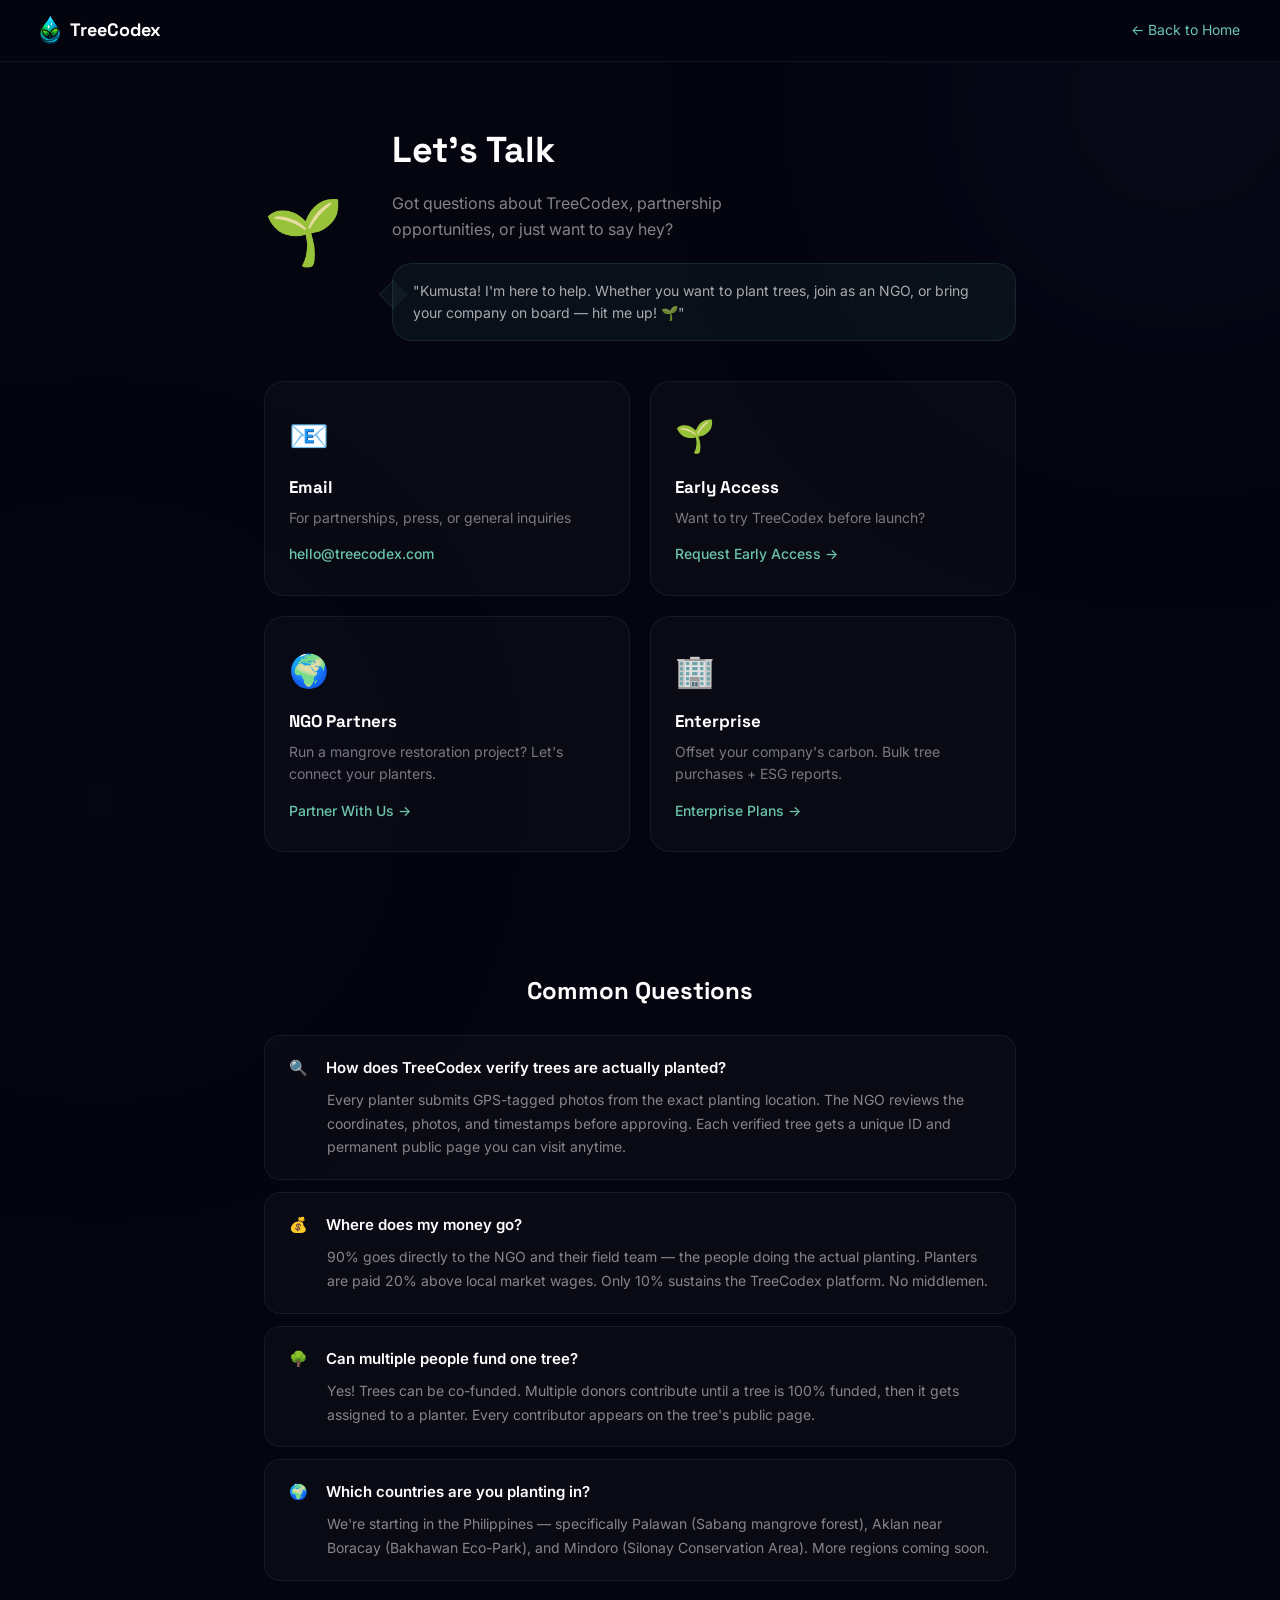
<file: contact.html>
<!DOCTYPE html>
<html lang="en">
<head>
<meta charset="UTF-8">
<meta name="viewport" content="width=device-width, initial-scale=1.0">
<title>Contact — TreeCodex</title>
<link href="https://fonts.googleapis.com/css2?family=Space+Grotesk:wght@400;600;700&family=Inter:wght@400;500&display=swap" rel="stylesheet">
<style>
*{margin:0;padding:0;box-sizing:border-box}
body{font-family:'Inter',sans-serif;background:#050510;color:#c8d5e2;line-height:1.6}
h1,h2,h3{font-family:'Space Grotesk',sans-serif;color:#fff}
a{color:#6BC5AD}
.top-bar{padding:16px 40px;border-bottom:1px solid rgba(255,255,255,.06);display:flex;align-items:center;gap:10px;position:sticky;top:0;background:rgba(5,5,16,.95);backdrop-filter:blur(20px);z-index:10}
.top-bar img{height:28px}
.top-bar span{font-family:'Space Grotesk',sans-serif;font-size:18px;font-weight:700;color:#fff}
.top-bar a.back{margin-left:auto;color:#6BC5AD;text-decoration:none;font-size:14px}
.glow{position:fixed;border-radius:50%;filter:blur(140px);pointer-events:none;z-index:0}
.glow-1{width:500px;height:500px;background:#1a3a5c;top:-150px;right:-150px;opacity:.12}
.glow-2{width:400px;height:400px;background:#1a4a3a;bottom:-100px;left:-100px;opacity:.08}
.hero{position:relative;z-index:1;max-width:800px;margin:0 auto;padding:60px 24px 40px;display:flex;align-items:center;gap:48px}
.hero-character{flex-shrink:0}
.hero-character img{width:200px;height:auto;filter:drop-shadow(0 20px 40px rgba(0,0,0,.4));animation:float 6s ease-in-out infinite}
@keyframes float{0%,100%{transform:translateY(0)}50%{transform:translateY(-12px)}}
.hero-text h1{font-size:36px;margin-bottom:12px}
.hero-text p{font-size:16px;color:rgba(255,255,255,.5);max-width:400px}
.speech{background:rgba(107,197,173,.06);border:1px solid rgba(107,197,173,.12);border-radius:20px;padding:16px 20px;margin-top:20px;font-size:14px;color:rgba(255,255,255,.65);position:relative}
.speech::before{content:'';position:absolute;left:-10px;top:20px;width:20px;height:20px;background:rgba(107,197,173,.06);border-left:1px solid rgba(107,197,173,.12);border-bottom:1px solid rgba(107,197,173,.12);transform:rotate(45deg)}

.contact-grid{position:relative;z-index:1;max-width:800px;margin:0 auto;padding:0 24px 80px;display:grid;grid-template-columns:repeat(auto-fit,minmax(240px,1fr));gap:20px}
.contact-card{background:rgba(255,255,255,.025);border:1px solid rgba(255,255,255,.06);border-radius:20px;padding:28px 24px;transition:all .3s}
.contact-card:hover{transform:translateY(-4px);border-color:rgba(107,197,173,.15);box-shadow:0 12px 40px rgba(0,0,0,.2)}
.contact-icon{font-size:32px;margin-bottom:12px;display:block}
.contact-card h3{font-size:17px;margin-bottom:6px}
.contact-card p{font-size:14px;color:rgba(255,255,255,.45);margin-bottom:12px}
.contact-card a{font-size:14px;text-decoration:none;font-weight:500}

.faq{position:relative;z-index:1;max-width:800px;margin:0 auto;padding:40px 24px 80px}
.faq h2{font-size:24px;margin-bottom:24px;text-align:center}
.faq-item{background:rgba(255,255,255,.025);border:1px solid rgba(255,255,255,.06);border-radius:16px;padding:20px 24px;margin-bottom:12px}
.faq-q{font-size:15px;font-weight:600;color:#fff;margin-bottom:8px;display:flex;align-items:center;gap:10px}
.faq-q img{width:28px;height:28px;border-radius:50%;object-fit:cover;object-position:top}
.faq-a{font-size:14px;color:rgba(255,255,255,.5);line-height:1.7;padding-left:38px}

@media(max-width:600px){.hero{flex-direction:column;text-align:center}.hero-character img{width:150px}.speech::before{display:none}.contact-grid{grid-template-columns:1fr}}
</style>
</head>
<body>
<div class="glow glow-1"></div>
<div class="glow glow-2"></div>

<div class="top-bar">
  <img src="logo_icon.png" alt="TreeCodex">
  <span>TreeCodex</span>
  <a href="index.html" class="back">← Back to Home</a>
</div>

<div class="hero">
  <div class="hero-character">
    <span style="font-size:64px">🌱</span>
  </div>
  <div class="hero-text">
    <h1>Let's Talk</h1>
    <p>Got questions about TreeCodex, partnership opportunities, or just want to say hey?</p>
    <div class="speech">
      "Kumusta! I'm here to help. Whether you want to plant trees, join as an NGO, or bring your company on board — hit me up! 🌱"
    </div>
  </div>
</div>

<div class="contact-grid">
  <div class="contact-card">
    <span class="contact-icon">📧</span>
    <h3>Email</h3>
    <p>For partnerships, press, or general inquiries</p>
    <a href="mailto:hello@treecodex.com">hello@treecodex.com</a>
  </div>
  <div class="contact-card">
    <span class="contact-icon">🌱</span>
    <h3>Early Access</h3>
    <p>Want to try TreeCodex before launch?</p>
    <a href="mailto:hello@treecodex.com?subject=TreeCodex%20Early%20Access%20Request">Request Early Access →</a>
  </div>
  <div class="contact-card">
    <span class="contact-icon">🌍</span>
    <h3>NGO Partners</h3>
    <p>Run a mangrove restoration project? Let's connect your planters.</p>
    <a href="mailto:hello@treecodex.com?subject=NGO%20Partnership%20Inquiry">Partner With Us →</a>
  </div>
  <div class="contact-card">
    <span class="contact-icon">🏢</span>
    <h3>Enterprise</h3>
    <p>Offset your company's carbon. Bulk tree purchases + ESG reports.</p>
    <a href="mailto:hello@treecodex.com?subject=Enterprise%20Inquiry">Enterprise Plans →</a>
  </div>
</div>

<div class="faq">
  <h2>Common Questions</h2>
  <div class="faq-item">
    <div class="faq-q"><span style="margin-right:8px">🔍</span>How does TreeCodex verify trees are actually planted?</div>
    <div class="faq-a">Every planter submits GPS-tagged photos from the exact planting location. The NGO reviews the coordinates, photos, and timestamps before approving. Each verified tree gets a unique ID and permanent public page you can visit anytime.</div>
  </div>
  <div class="faq-item">
    <div class="faq-q"><span style="margin-right:8px">💰</span>Where does my money go?</div>
    <div class="faq-a">90% goes directly to the NGO and their field team — the people doing the actual planting. Planters are paid 20% above local market wages. Only 10% sustains the TreeCodex platform. No middlemen.</div>
  </div>
  <div class="faq-item">
    <div class="faq-q"><span style="margin-right:8px">🌳</span>Can multiple people fund one tree?</div>
    <div class="faq-a">Yes! Trees can be co-funded. Multiple donors contribute until a tree is 100% funded, then it gets assigned to a planter. Every contributor appears on the tree's public page.</div>
  </div>
  <div class="faq-item">
    <div class="faq-q"><span style="margin-right:8px">🌍</span>Which countries are you planting in?</div>
    <div class="faq-a">We're starting in the Philippines — specifically Palawan (Sabang mangrove forest), Aklan near Boracay (Bakhawan Eco-Park), and Mindoro (Silonay Conservation Area). More regions coming soon.</div>
  </div>
</div>

</body>
</html>
</file>
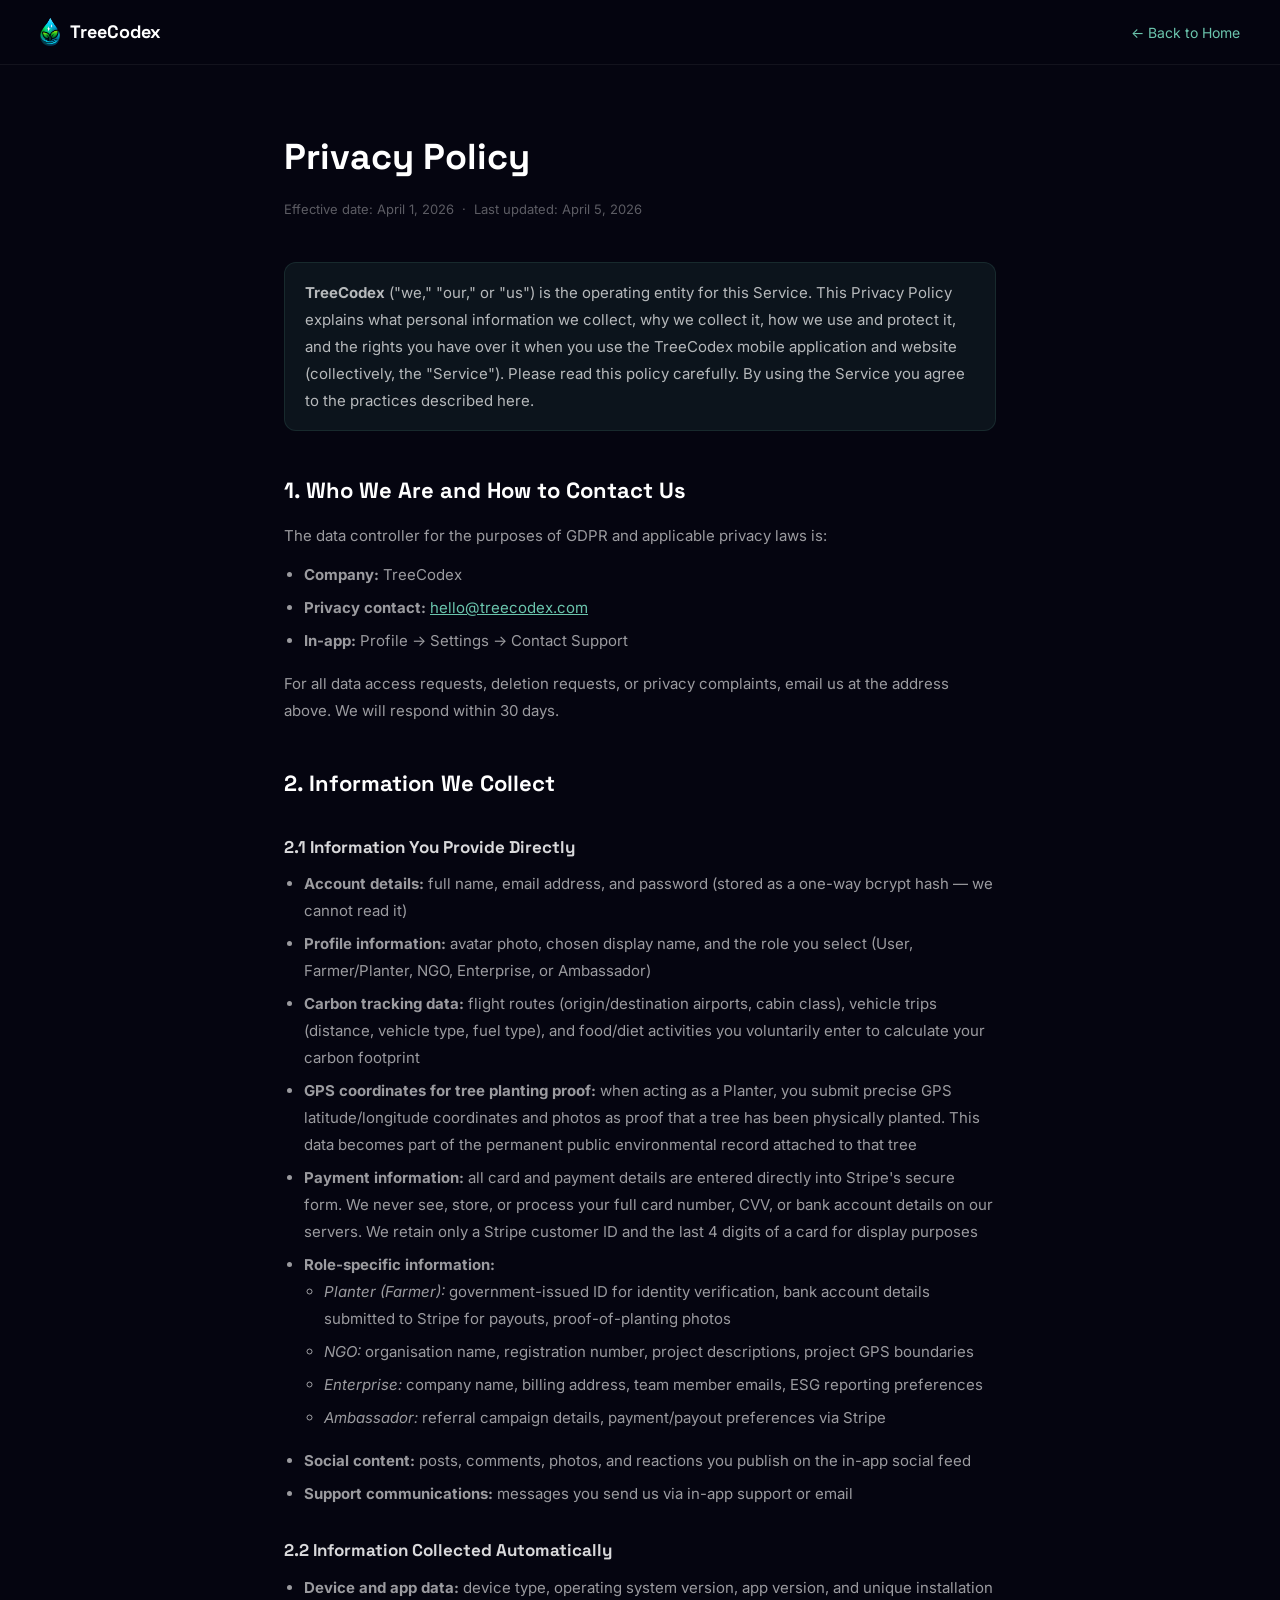
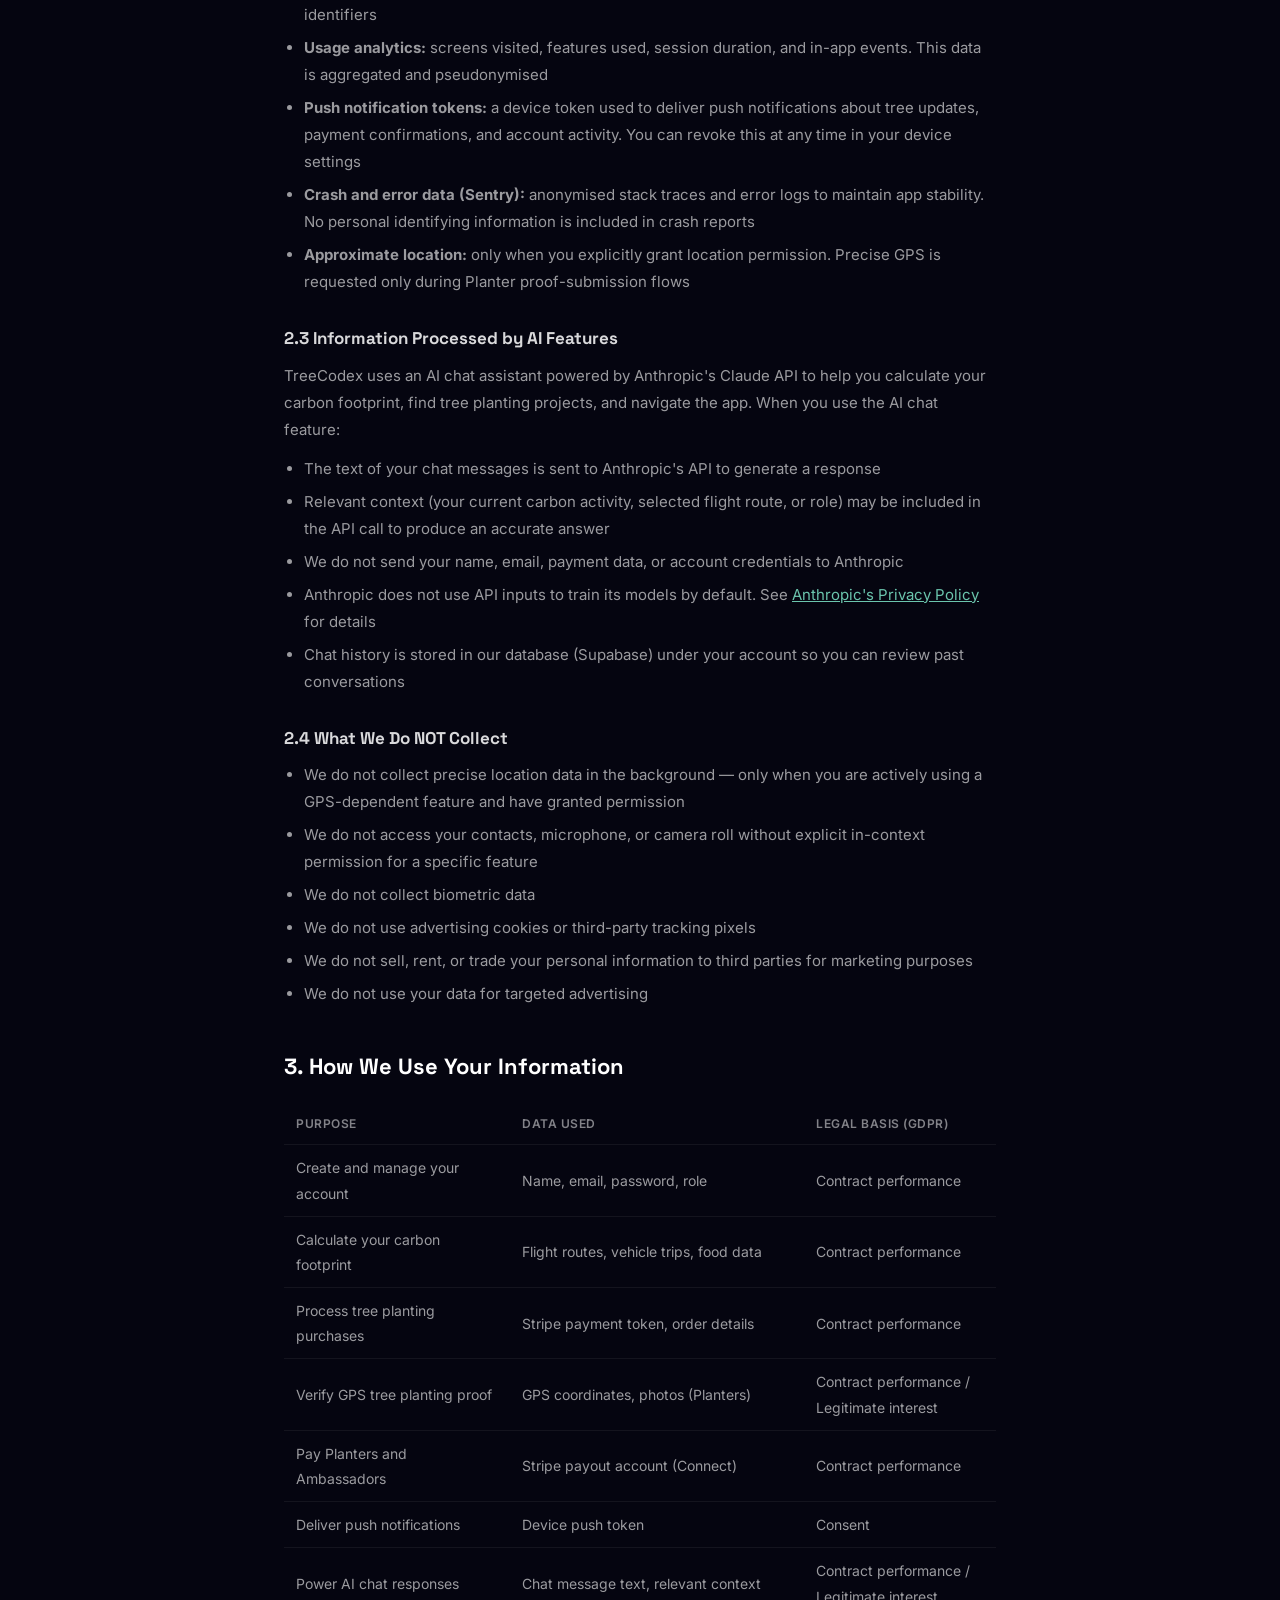
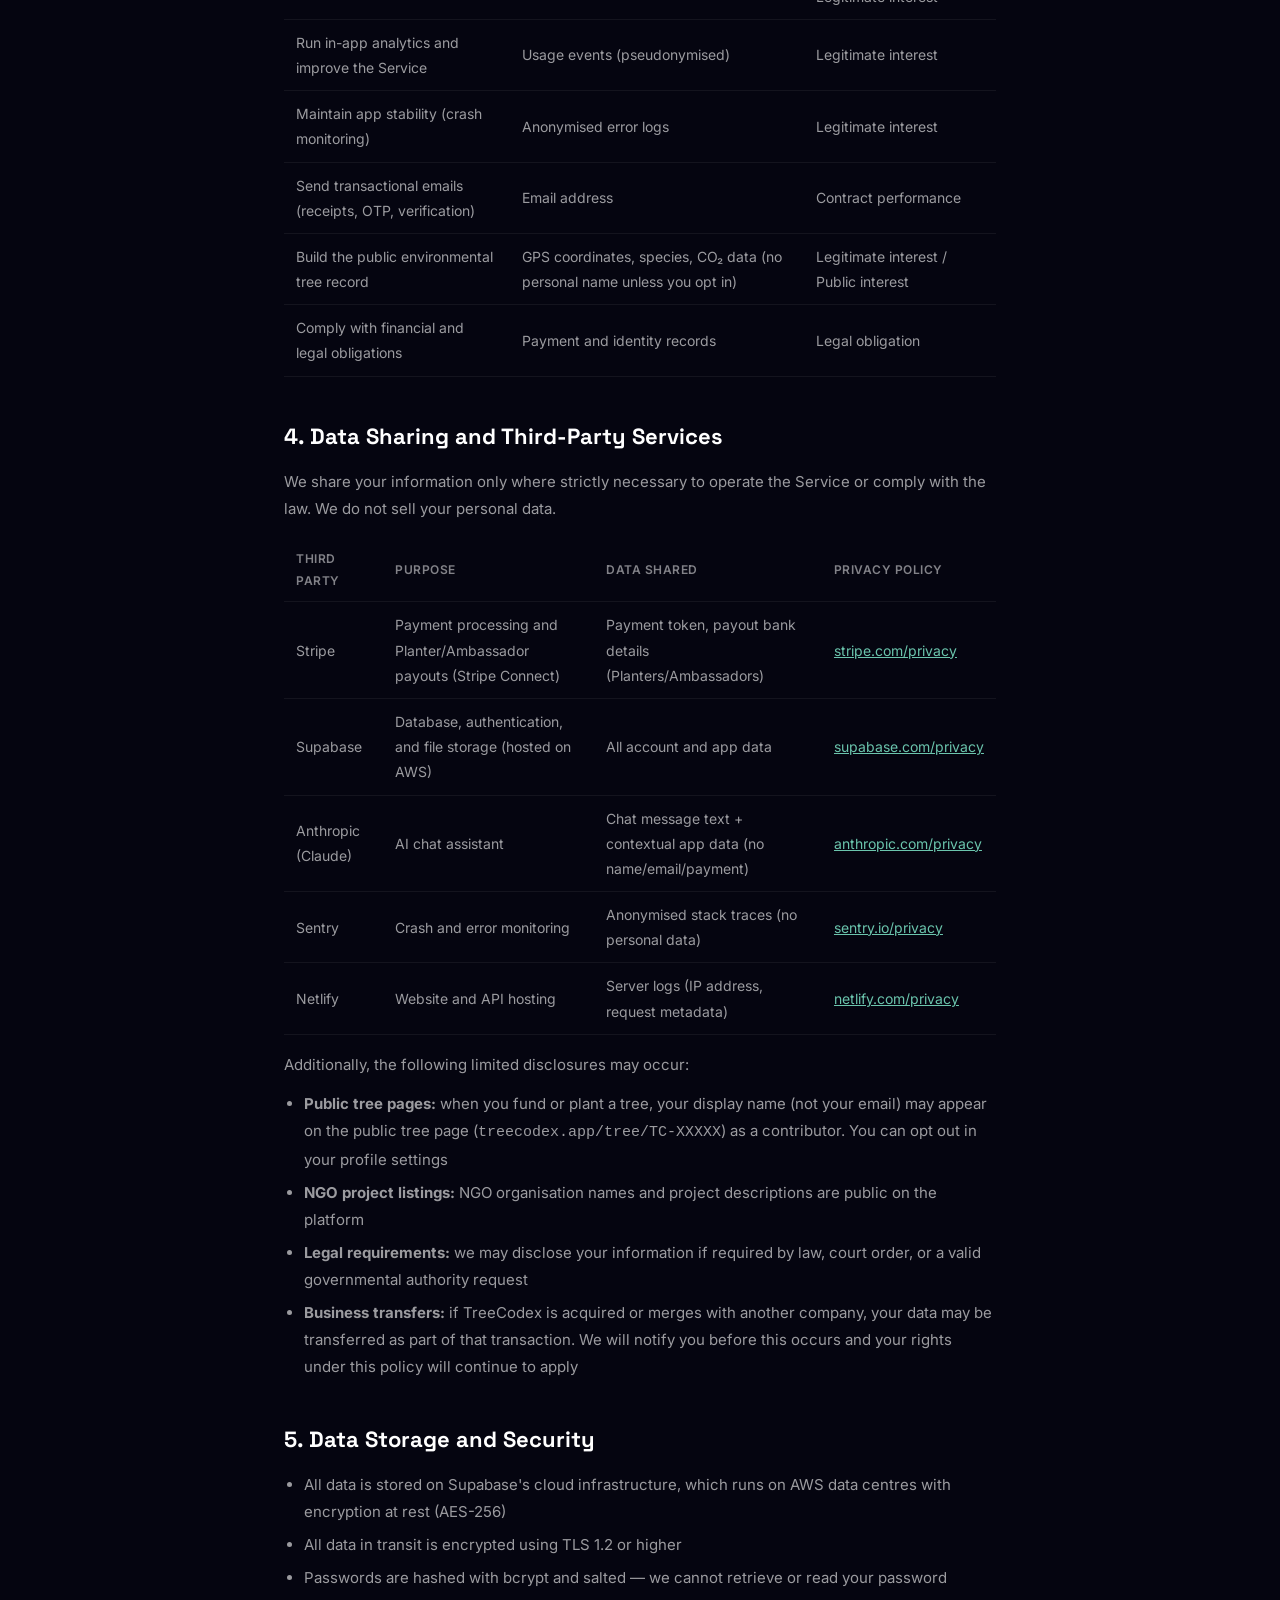
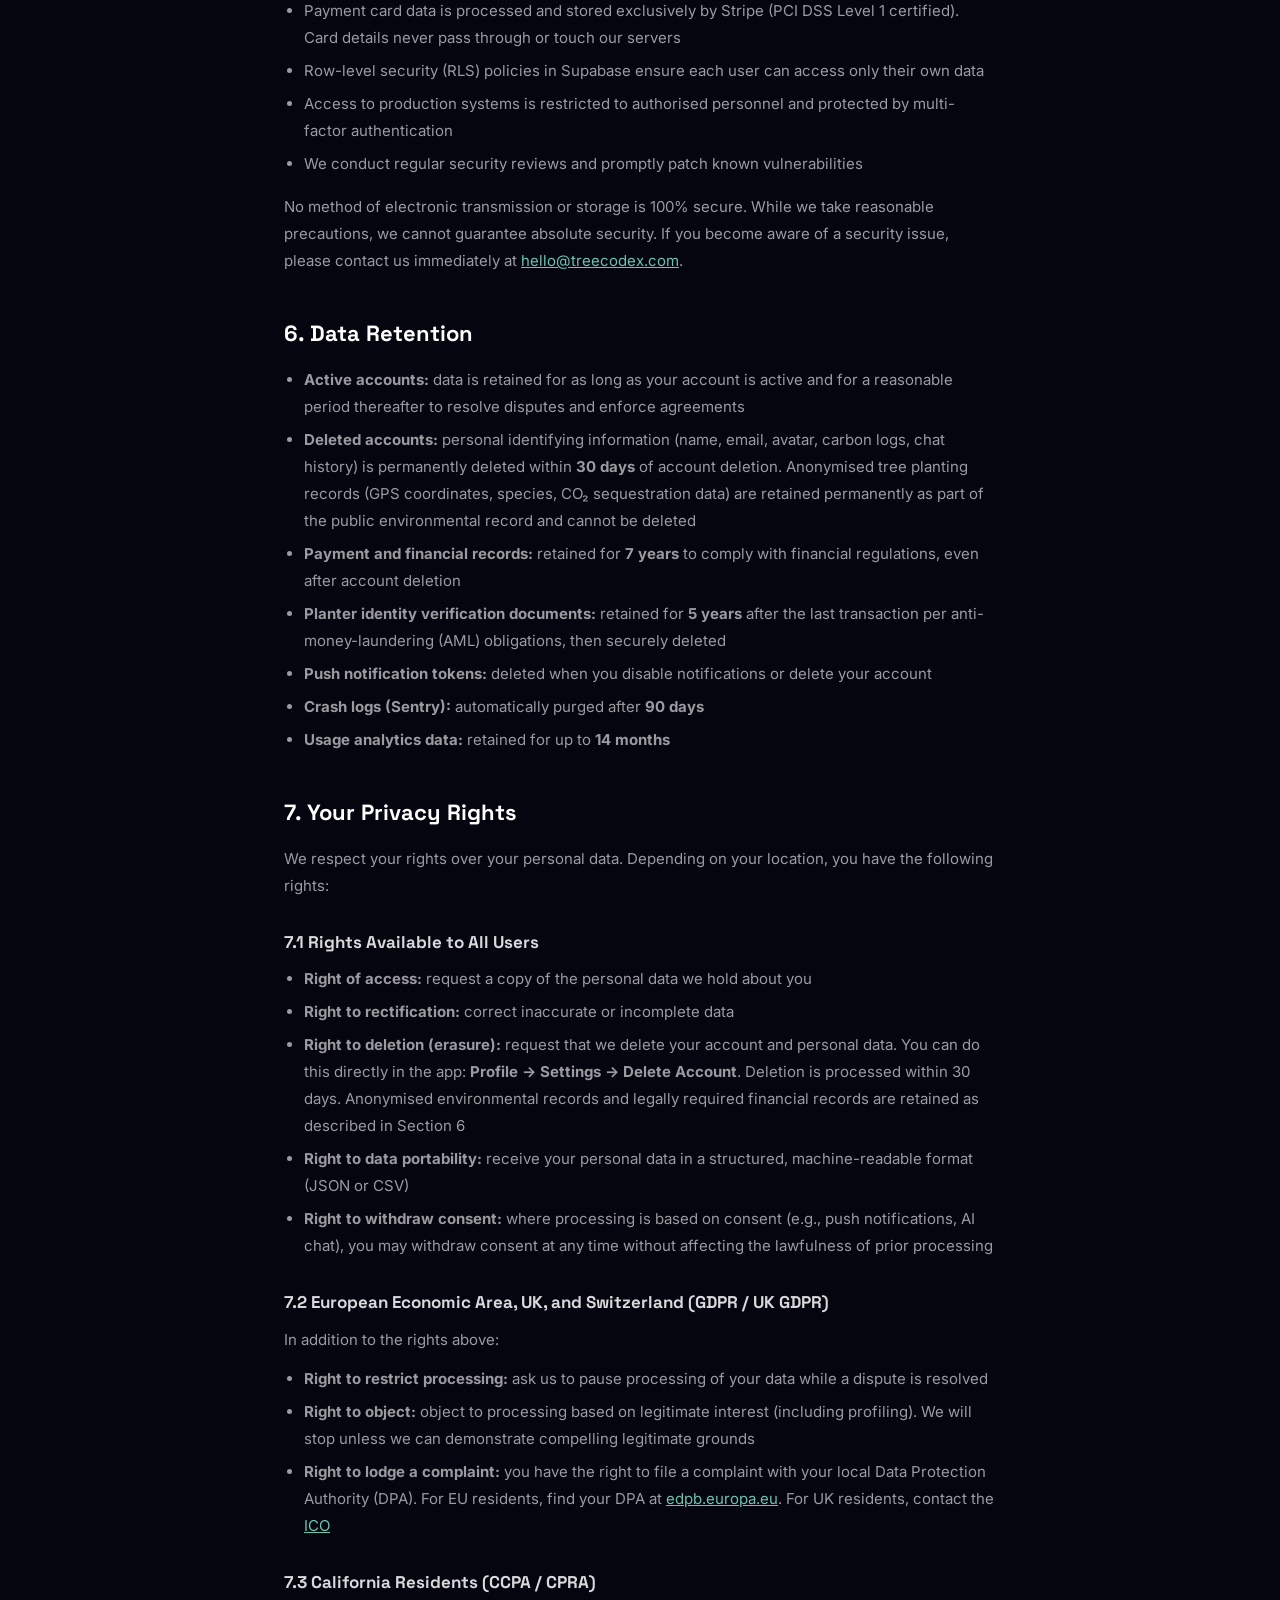
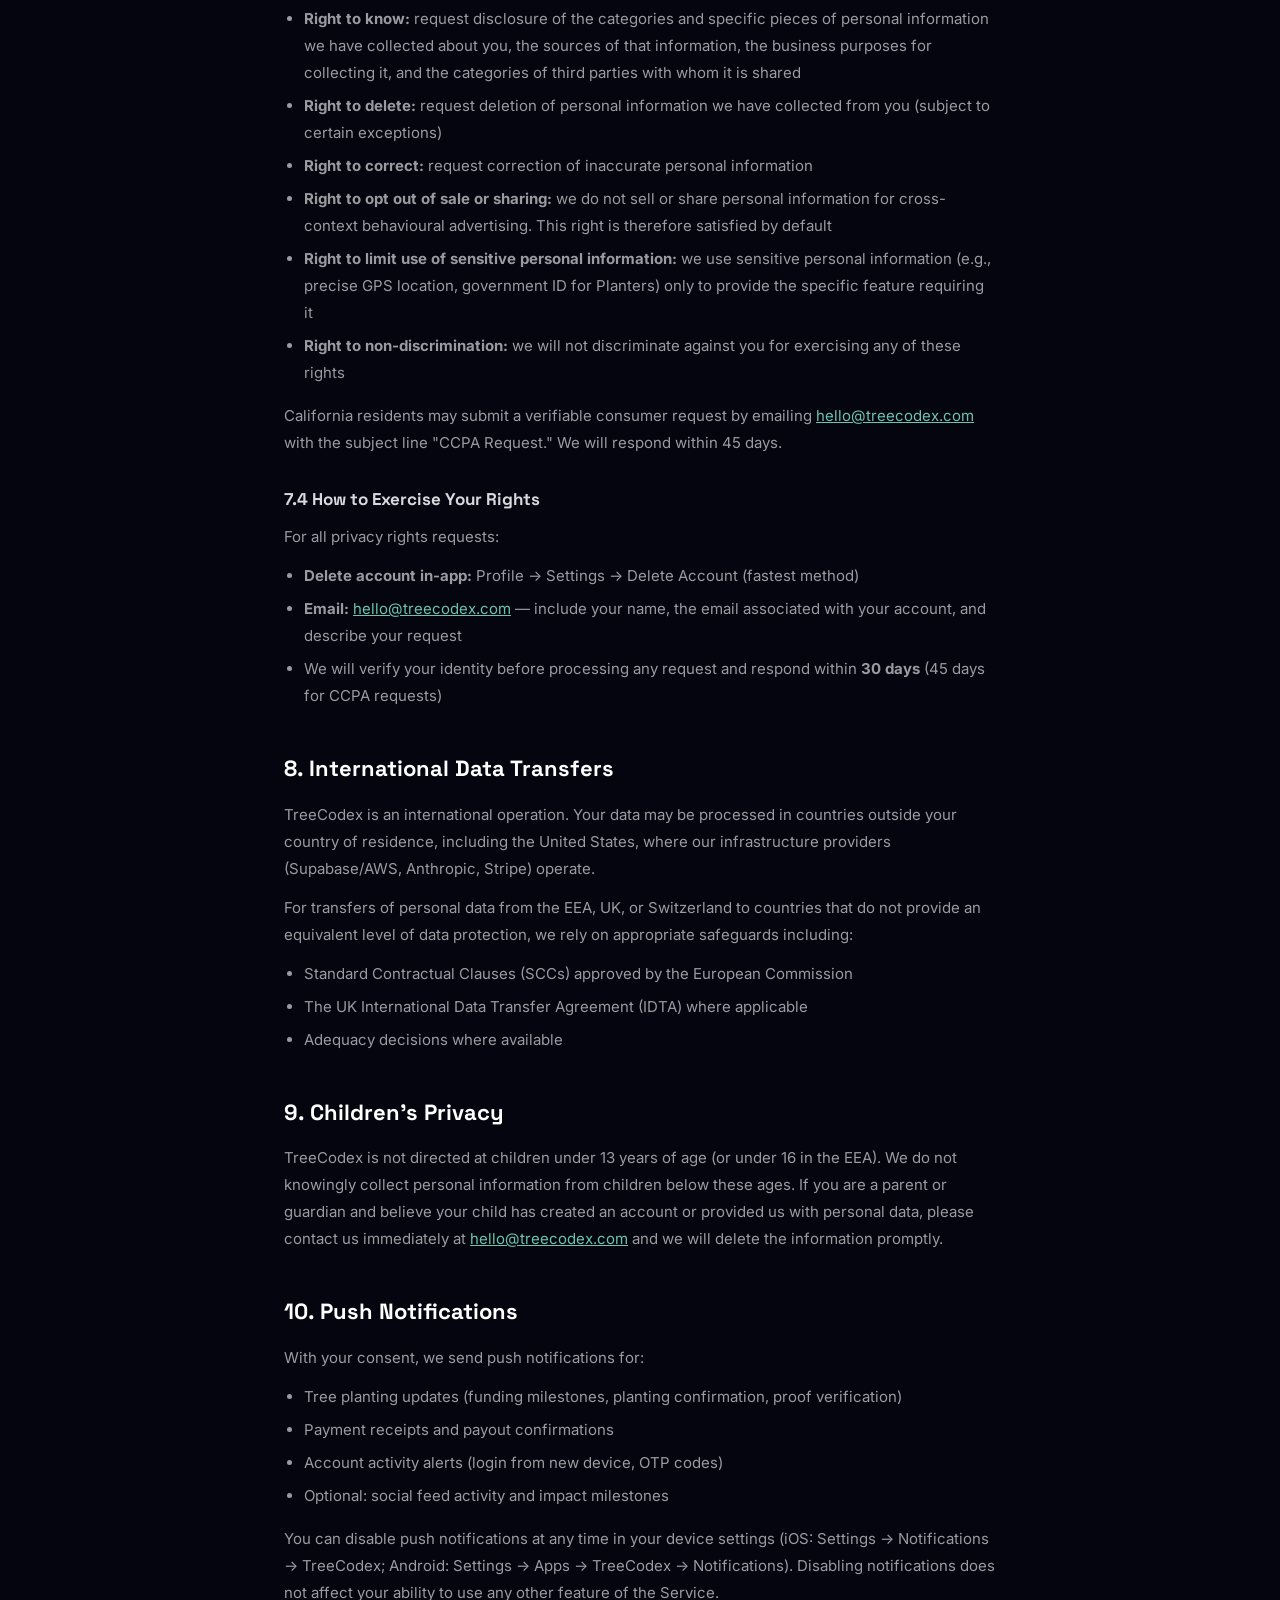
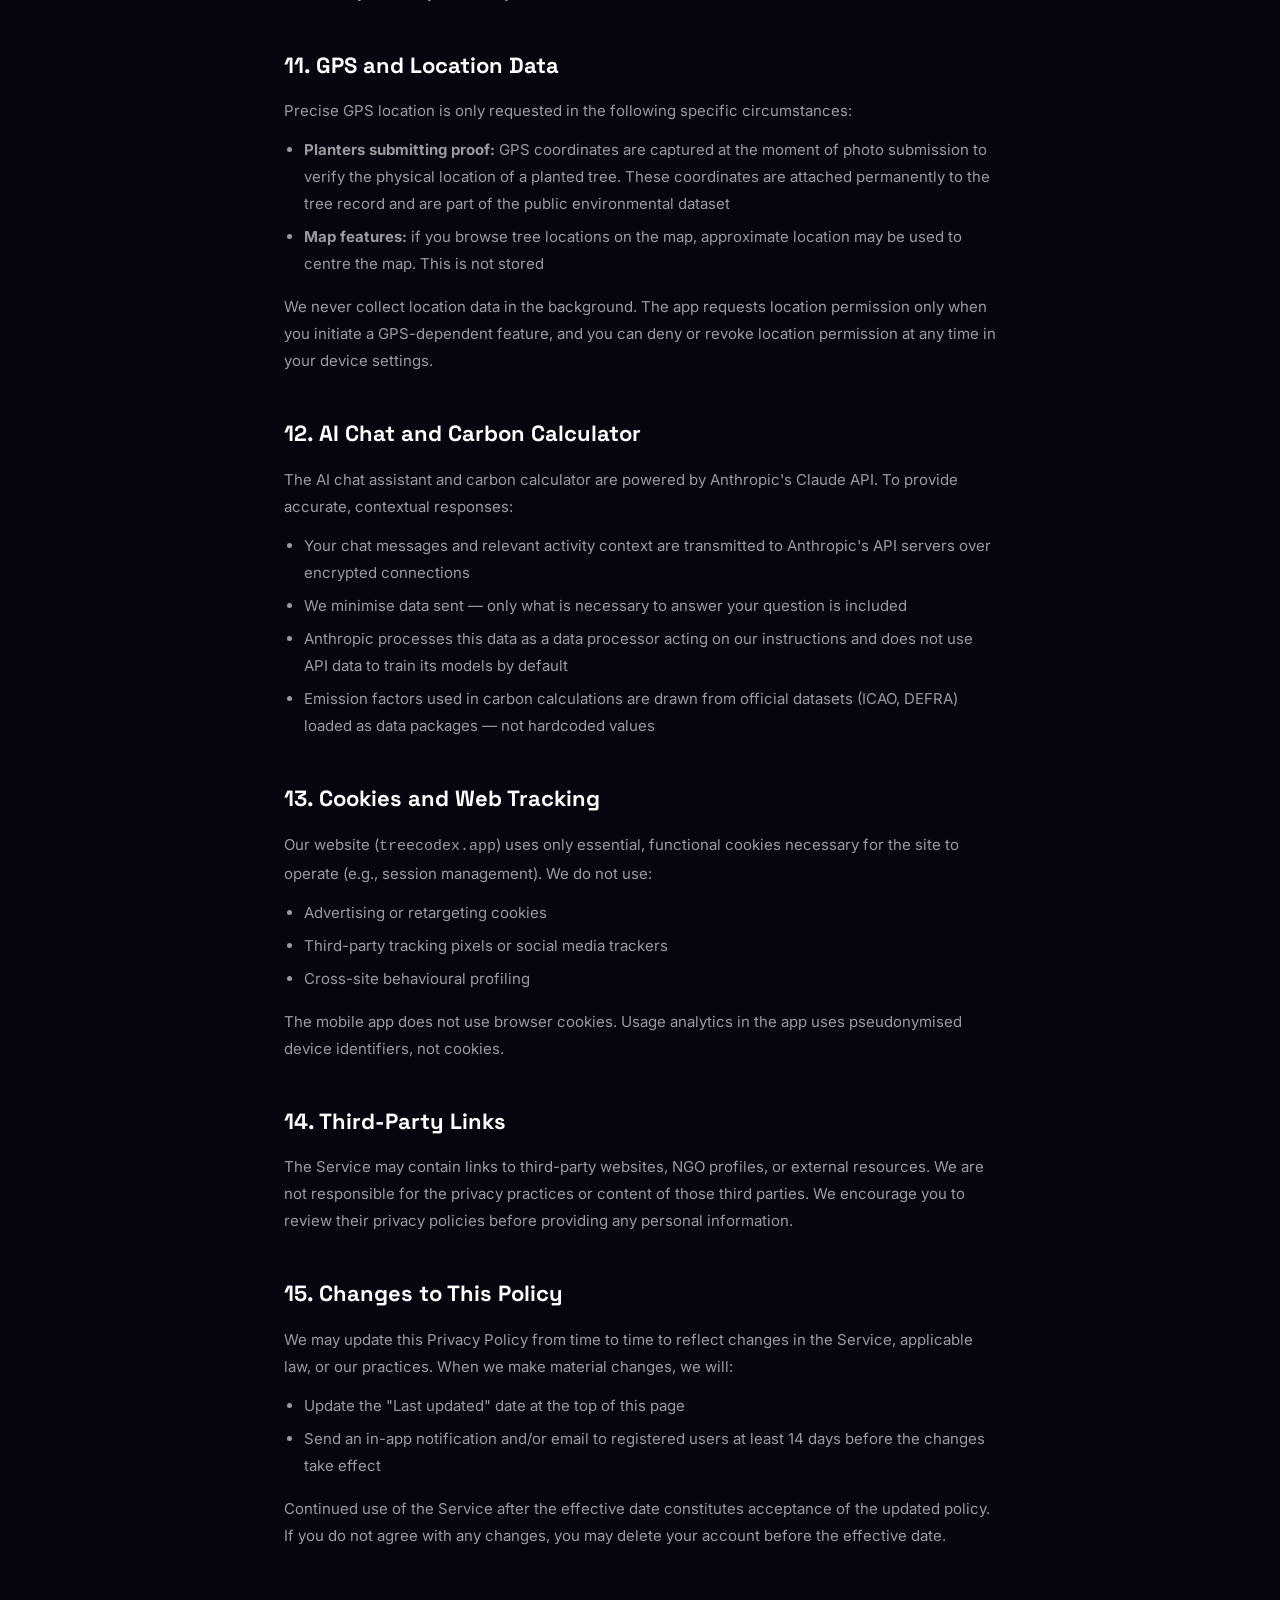
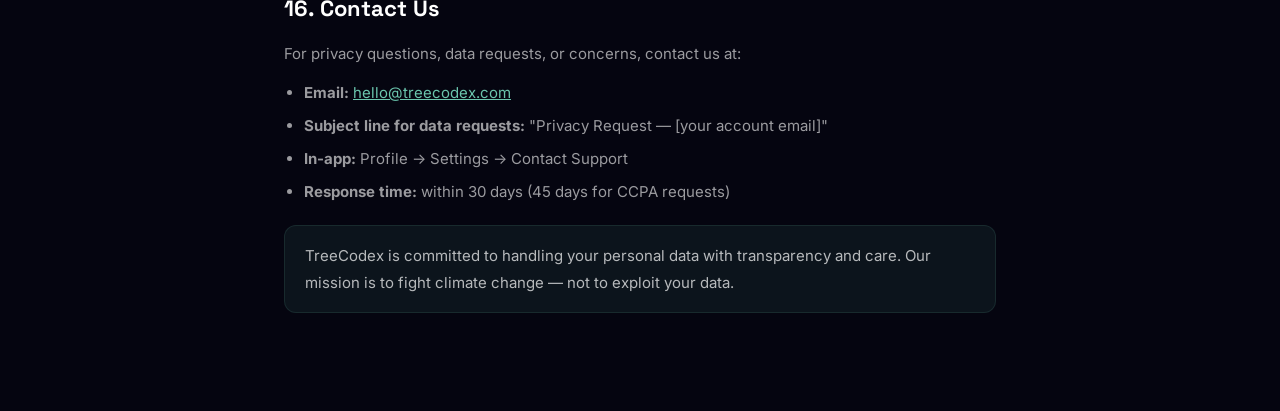
<file: privacy.html>
<!DOCTYPE html>
<html lang="en">
<head>
<meta charset="UTF-8">
<meta name="viewport" content="width=device-width, initial-scale=1.0">
<title>Privacy Policy — TreeCodex</title>
<link href="https://fonts.googleapis.com/css2?family=Space+Grotesk:wght@400;600;700&family=Inter:wght@400;500&display=swap" rel="stylesheet">
<style>
*{margin:0;padding:0;box-sizing:border-box}
body{font-family:'Inter',sans-serif;background:#050510;color:#c8d5e2;line-height:1.8;padding:0}
h1,h2,h3{font-family:'Space Grotesk',sans-serif;color:#fff}
a{color:#6BC5AD}
.top-bar{padding:16px 40px;border-bottom:1px solid rgba(255,255,255,0.06);display:flex;align-items:center;gap:10px;position:sticky;top:0;background:rgba(5,5,16,0.95);backdrop-filter:blur(20px);z-index:10}
.top-bar img{height:28px}
.top-bar span{font-family:'Space Grotesk',sans-serif;font-size:18px;font-weight:700;color:#fff}
.top-bar a.back{margin-left:auto;color:#6BC5AD;text-decoration:none;font-size:14px}
.container{max-width:760px;margin:0 auto;padding:60px 24px 80px}
h1{font-size:36px;margin-bottom:8px}
.updated{font-size:13px;color:rgba(255,255,255,0.35);margin-bottom:40px}
h2{font-size:22px;margin-top:40px;margin-bottom:12px;color:#fff}
h3{font-size:17px;margin-top:28px;margin-bottom:8px;color:rgba(255,255,255,0.85)}
p,li{font-size:15px;color:rgba(255,255,255,0.6);margin-bottom:12px}
ul{padding-left:20px;margin-bottom:16px}
li{margin-bottom:6px}
.highlight{background:rgba(107,197,173,0.08);border:1px solid rgba(107,197,173,0.12);border-radius:12px;padding:16px 20px;margin:20px 0}
.highlight p{color:rgba(255,255,255,0.7);margin-bottom:0}
table{width:100%;border-collapse:collapse;margin:16px 0}
th,td{text-align:left;padding:10px 12px;font-size:14px;border-bottom:1px solid rgba(255,255,255,0.06)}
th{color:rgba(255,255,255,0.5);font-weight:600;font-size:12px;text-transform:uppercase;letter-spacing:0.5px}
td{color:rgba(255,255,255,0.6)}
@media(max-width:600px){.container{padding:40px 18px 60px}h1{font-size:28px}}
</style>
</head>
<body>
<div class="top-bar">
  <img src="logo_icon.png" alt="TreeCodex">
  <span>TreeCodex</span>
  <a href="index.html" class="back">← Back to Home</a>
</div>
<div class="container">

<h1>Privacy Policy</h1>
<p class="updated">Effective date: April 1, 2026 &nbsp;·&nbsp; Last updated: April 5, 2026</p>

<div class="highlight">
<p><strong>TreeCodex</strong> ("we," "our," or "us") is the operating entity for this Service. This Privacy Policy explains what personal information we collect, why we collect it, how we use and protect it, and the rights you have over it when you use the TreeCodex mobile application and website (collectively, the "Service"). Please read this policy carefully. By using the Service you agree to the practices described here.</p>
</div>

<h2>1. Who We Are and How to Contact Us</h2>
<p>The data controller for the purposes of GDPR and applicable privacy laws is:</p>
<ul>
  <li><strong>Company:</strong> TreeCodex</li>
  <li><strong>Privacy contact:</strong> <a href="mailto:hello@treecodex.com">hello@treecodex.com</a></li>
  <li><strong>In-app:</strong> Profile → Settings → Contact Support</li>
</ul>
<p>For all data access requests, deletion requests, or privacy complaints, email us at the address above. We will respond within 30 days.</p>

<h2>2. Information We Collect</h2>

<h3>2.1 Information You Provide Directly</h3>
<ul>
  <li><strong>Account details:</strong> full name, email address, and password (stored as a one-way bcrypt hash — we cannot read it)</li>
  <li><strong>Profile information:</strong> avatar photo, chosen display name, and the role you select (User, Farmer/Planter, NGO, Enterprise, or Ambassador)</li>
  <li><strong>Carbon tracking data:</strong> flight routes (origin/destination airports, cabin class), vehicle trips (distance, vehicle type, fuel type), and food/diet activities you voluntarily enter to calculate your carbon footprint</li>
  <li><strong>GPS coordinates for tree planting proof:</strong> when acting as a Planter, you submit precise GPS latitude/longitude coordinates and photos as proof that a tree has been physically planted. This data becomes part of the permanent public environmental record attached to that tree</li>
  <li><strong>Payment information:</strong> all card and payment details are entered directly into Stripe's secure form. We never see, store, or process your full card number, CVV, or bank account details on our servers. We retain only a Stripe customer ID and the last 4 digits of a card for display purposes</li>
  <li><strong>Role-specific information:</strong>
    <ul>
      <li><em>Planter (Farmer):</em> government-issued ID for identity verification, bank account details submitted to Stripe for payouts, proof-of-planting photos</li>
      <li><em>NGO:</em> organisation name, registration number, project descriptions, project GPS boundaries</li>
      <li><em>Enterprise:</em> company name, billing address, team member emails, ESG reporting preferences</li>
      <li><em>Ambassador:</em> referral campaign details, payment/payout preferences via Stripe</li>
    </ul>
  </li>
  <li><strong>Social content:</strong> posts, comments, photos, and reactions you publish on the in-app social feed</li>
  <li><strong>Support communications:</strong> messages you send us via in-app support or email</li>
</ul>

<h3>2.2 Information Collected Automatically</h3>
<ul>
  <li><strong>Device and app data:</strong> device type, operating system version, app version, and unique installation identifiers</li>
  <li><strong>Usage analytics:</strong> screens visited, features used, session duration, and in-app events. This data is aggregated and pseudonymised</li>
  <li><strong>Push notification tokens:</strong> a device token used to deliver push notifications about tree updates, payment confirmations, and account activity. You can revoke this at any time in your device settings</li>
  <li><strong>Crash and error data (Sentry):</strong> anonymised stack traces and error logs to maintain app stability. No personal identifying information is included in crash reports</li>
  <li><strong>Approximate location:</strong> only when you explicitly grant location permission. Precise GPS is requested only during Planter proof-submission flows</li>
</ul>

<h3>2.3 Information Processed by AI Features</h3>
<p>TreeCodex uses an AI chat assistant powered by Anthropic's Claude API to help you calculate your carbon footprint, find tree planting projects, and navigate the app. When you use the AI chat feature:</p>
<ul>
  <li>The text of your chat messages is sent to Anthropic's API to generate a response</li>
  <li>Relevant context (your current carbon activity, selected flight route, or role) may be included in the API call to produce an accurate answer</li>
  <li>We do not send your name, email, payment data, or account credentials to Anthropic</li>
  <li>Anthropic does not use API inputs to train its models by default. See <a href="https://www.anthropic.com/privacy" target="_blank">Anthropic's Privacy Policy</a> for details</li>
  <li>Chat history is stored in our database (Supabase) under your account so you can review past conversations</li>
</ul>

<h3>2.4 What We Do NOT Collect</h3>
<ul>
  <li>We do not collect precise location data in the background — only when you are actively using a GPS-dependent feature and have granted permission</li>
  <li>We do not access your contacts, microphone, or camera roll without explicit in-context permission for a specific feature</li>
  <li>We do not collect biometric data</li>
  <li>We do not use advertising cookies or third-party tracking pixels</li>
  <li>We do not sell, rent, or trade your personal information to third parties for marketing purposes</li>
  <li>We do not use your data for targeted advertising</li>
</ul>

<h2>3. How We Use Your Information</h2>
<table>
  <tr><th>Purpose</th><th>Data Used</th><th>Legal Basis (GDPR)</th></tr>
  <tr><td>Create and manage your account</td><td>Name, email, password, role</td><td>Contract performance</td></tr>
  <tr><td>Calculate your carbon footprint</td><td>Flight routes, vehicle trips, food data</td><td>Contract performance</td></tr>
  <tr><td>Process tree planting purchases</td><td>Stripe payment token, order details</td><td>Contract performance</td></tr>
  <tr><td>Verify GPS tree planting proof</td><td>GPS coordinates, photos (Planters)</td><td>Contract performance / Legitimate interest</td></tr>
  <tr><td>Pay Planters and Ambassadors</td><td>Stripe payout account (Connect)</td><td>Contract performance</td></tr>
  <tr><td>Deliver push notifications</td><td>Device push token</td><td>Consent</td></tr>
  <tr><td>Power AI chat responses</td><td>Chat message text, relevant context</td><td>Contract performance / Legitimate interest</td></tr>
  <tr><td>Run in-app analytics and improve the Service</td><td>Usage events (pseudonymised)</td><td>Legitimate interest</td></tr>
  <tr><td>Maintain app stability (crash monitoring)</td><td>Anonymised error logs</td><td>Legitimate interest</td></tr>
  <tr><td>Send transactional emails (receipts, OTP, verification)</td><td>Email address</td><td>Contract performance</td></tr>
  <tr><td>Build the public environmental tree record</td><td>GPS coordinates, species, CO₂ data (no personal name unless you opt in)</td><td>Legitimate interest / Public interest</td></tr>
  <tr><td>Comply with financial and legal obligations</td><td>Payment and identity records</td><td>Legal obligation</td></tr>
</table>

<h2>4. Data Sharing and Third-Party Services</h2>
<p>We share your information only where strictly necessary to operate the Service or comply with the law. We do not sell your personal data.</p>

<table>
  <tr><th>Third Party</th><th>Purpose</th><th>Data Shared</th><th>Privacy Policy</th></tr>
  <tr><td>Stripe</td><td>Payment processing and Planter/Ambassador payouts (Stripe Connect)</td><td>Payment token, payout bank details (Planters/Ambassadors)</td><td><a href="https://stripe.com/privacy" target="_blank">stripe.com/privacy</a></td></tr>
  <tr><td>Supabase</td><td>Database, authentication, and file storage (hosted on AWS)</td><td>All account and app data</td><td><a href="https://supabase.com/privacy" target="_blank">supabase.com/privacy</a></td></tr>
  <tr><td>Anthropic (Claude)</td><td>AI chat assistant</td><td>Chat message text + contextual app data (no name/email/payment)</td><td><a href="https://www.anthropic.com/privacy" target="_blank">anthropic.com/privacy</a></td></tr>
  <tr><td>Sentry</td><td>Crash and error monitoring</td><td>Anonymised stack traces (no personal data)</td><td><a href="https://sentry.io/privacy/" target="_blank">sentry.io/privacy</a></td></tr>
  <tr><td>Netlify</td><td>Website and API hosting</td><td>Server logs (IP address, request metadata)</td><td><a href="https://www.netlify.com/privacy/" target="_blank">netlify.com/privacy</a></td></tr>
</table>

<p>Additionally, the following limited disclosures may occur:</p>
<ul>
  <li><strong>Public tree pages:</strong> when you fund or plant a tree, your display name (not your email) may appear on the public tree page (<code>treecodex.app/tree/TC-XXXXX</code>) as a contributor. You can opt out in your profile settings</li>
  <li><strong>NGO project listings:</strong> NGO organisation names and project descriptions are public on the platform</li>
  <li><strong>Legal requirements:</strong> we may disclose your information if required by law, court order, or a valid governmental authority request</li>
  <li><strong>Business transfers:</strong> if TreeCodex is acquired or merges with another company, your data may be transferred as part of that transaction. We will notify you before this occurs and your rights under this policy will continue to apply</li>
</ul>

<h2>5. Data Storage and Security</h2>
<ul>
  <li>All data is stored on Supabase's cloud infrastructure, which runs on AWS data centres with encryption at rest (AES-256)</li>
  <li>All data in transit is encrypted using TLS 1.2 or higher</li>
  <li>Passwords are hashed with bcrypt and salted — we cannot retrieve or read your password</li>
  <li>Payment card data is processed and stored exclusively by Stripe (PCI DSS Level 1 certified). Card details never pass through or touch our servers</li>
  <li>Row-level security (RLS) policies in Supabase ensure each user can access only their own data</li>
  <li>Access to production systems is restricted to authorised personnel and protected by multi-factor authentication</li>
  <li>We conduct regular security reviews and promptly patch known vulnerabilities</li>
</ul>
<p>No method of electronic transmission or storage is 100% secure. While we take reasonable precautions, we cannot guarantee absolute security. If you become aware of a security issue, please contact us immediately at <a href="mailto:hello@treecodex.com">hello@treecodex.com</a>.</p>

<h2>6. Data Retention</h2>
<ul>
  <li><strong>Active accounts:</strong> data is retained for as long as your account is active and for a reasonable period thereafter to resolve disputes and enforce agreements</li>
  <li><strong>Deleted accounts:</strong> personal identifying information (name, email, avatar, carbon logs, chat history) is permanently deleted within <strong>30 days</strong> of account deletion. Anonymised tree planting records (GPS coordinates, species, CO₂ sequestration data) are retained permanently as part of the public environmental record and cannot be deleted</li>
  <li><strong>Payment and financial records:</strong> retained for <strong>7 years</strong> to comply with financial regulations, even after account deletion</li>
  <li><strong>Planter identity verification documents:</strong> retained for <strong>5 years</strong> after the last transaction per anti-money-laundering (AML) obligations, then securely deleted</li>
  <li><strong>Push notification tokens:</strong> deleted when you disable notifications or delete your account</li>
  <li><strong>Crash logs (Sentry):</strong> automatically purged after <strong>90 days</strong></li>
  <li><strong>Usage analytics data:</strong> retained for up to <strong>14 months</strong></li>
</ul>

<h2>7. Your Privacy Rights</h2>
<p>We respect your rights over your personal data. Depending on your location, you have the following rights:</p>

<h3>7.1 Rights Available to All Users</h3>
<ul>
  <li><strong>Right of access:</strong> request a copy of the personal data we hold about you</li>
  <li><strong>Right to rectification:</strong> correct inaccurate or incomplete data</li>
  <li><strong>Right to deletion (erasure):</strong> request that we delete your account and personal data. You can do this directly in the app: <strong>Profile → Settings → Delete Account</strong>. Deletion is processed within 30 days. Anonymised environmental records and legally required financial records are retained as described in Section 6</li>
  <li><strong>Right to data portability:</strong> receive your personal data in a structured, machine-readable format (JSON or CSV)</li>
  <li><strong>Right to withdraw consent:</strong> where processing is based on consent (e.g., push notifications, AI chat), you may withdraw consent at any time without affecting the lawfulness of prior processing</li>
</ul>

<h3>7.2 European Economic Area, UK, and Switzerland (GDPR / UK GDPR)</h3>
<p>In addition to the rights above:</p>
<ul>
  <li><strong>Right to restrict processing:</strong> ask us to pause processing of your data while a dispute is resolved</li>
  <li><strong>Right to object:</strong> object to processing based on legitimate interest (including profiling). We will stop unless we can demonstrate compelling legitimate grounds</li>
  <li><strong>Right to lodge a complaint:</strong> you have the right to file a complaint with your local Data Protection Authority (DPA). For EU residents, find your DPA at <a href="https://edpb.europa.eu/about-edpb/about-edpb/members_en" target="_blank">edpb.europa.eu</a>. For UK residents, contact the <a href="https://ico.org.uk/make-a-complaint/" target="_blank">ICO</a></li>
</ul>

<h3>7.3 California Residents (CCPA / CPRA)</h3>
<ul>
  <li><strong>Right to know:</strong> request disclosure of the categories and specific pieces of personal information we have collected about you, the sources of that information, the business purposes for collecting it, and the categories of third parties with whom it is shared</li>
  <li><strong>Right to delete:</strong> request deletion of personal information we have collected from you (subject to certain exceptions)</li>
  <li><strong>Right to correct:</strong> request correction of inaccurate personal information</li>
  <li><strong>Right to opt out of sale or sharing:</strong> we do not sell or share personal information for cross-context behavioural advertising. This right is therefore satisfied by default</li>
  <li><strong>Right to limit use of sensitive personal information:</strong> we use sensitive personal information (e.g., precise GPS location, government ID for Planters) only to provide the specific feature requiring it</li>
  <li><strong>Right to non-discrimination:</strong> we will not discriminate against you for exercising any of these rights</li>
</ul>
<p>California residents may submit a verifiable consumer request by emailing <a href="mailto:hello@treecodex.com">hello@treecodex.com</a> with the subject line "CCPA Request." We will respond within 45 days.</p>

<h3>7.4 How to Exercise Your Rights</h3>
<p>For all privacy rights requests:</p>
<ul>
  <li><strong>Delete account in-app:</strong> Profile → Settings → Delete Account (fastest method)</li>
  <li><strong>Email:</strong> <a href="mailto:hello@treecodex.com">hello@treecodex.com</a> — include your name, the email associated with your account, and describe your request</li>
  <li>We will verify your identity before processing any request and respond within <strong>30 days</strong> (45 days for CCPA requests)</li>
</ul>

<h2>8. International Data Transfers</h2>
<p>TreeCodex is an international operation. Your data may be processed in countries outside your country of residence, including the United States, where our infrastructure providers (Supabase/AWS, Anthropic, Stripe) operate.</p>
<p>For transfers of personal data from the EEA, UK, or Switzerland to countries that do not provide an equivalent level of data protection, we rely on appropriate safeguards including:</p>
<ul>
  <li>Standard Contractual Clauses (SCCs) approved by the European Commission</li>
  <li>The UK International Data Transfer Agreement (IDTA) where applicable</li>
  <li>Adequacy decisions where available</li>
</ul>

<h2>9. Children's Privacy</h2>
<p>TreeCodex is not directed at children under 13 years of age (or under 16 in the EEA). We do not knowingly collect personal information from children below these ages. If you are a parent or guardian and believe your child has created an account or provided us with personal data, please contact us immediately at <a href="mailto:hello@treecodex.com">hello@treecodex.com</a> and we will delete the information promptly.</p>

<h2>10. Push Notifications</h2>
<p>With your consent, we send push notifications for:</p>
<ul>
  <li>Tree planting updates (funding milestones, planting confirmation, proof verification)</li>
  <li>Payment receipts and payout confirmations</li>
  <li>Account activity alerts (login from new device, OTP codes)</li>
  <li>Optional: social feed activity and impact milestones</li>
</ul>
<p>You can disable push notifications at any time in your device settings (iOS: Settings → Notifications → TreeCodex; Android: Settings → Apps → TreeCodex → Notifications). Disabling notifications does not affect your ability to use any other feature of the Service.</p>

<h2>11. GPS and Location Data</h2>
<p>Precise GPS location is only requested in the following specific circumstances:</p>
<ul>
  <li><strong>Planters submitting proof:</strong> GPS coordinates are captured at the moment of photo submission to verify the physical location of a planted tree. These coordinates are attached permanently to the tree record and are part of the public environmental dataset</li>
  <li><strong>Map features:</strong> if you browse tree locations on the map, approximate location may be used to centre the map. This is not stored</li>
</ul>
<p>We never collect location data in the background. The app requests location permission only when you initiate a GPS-dependent feature, and you can deny or revoke location permission at any time in your device settings.</p>

<h2>12. AI Chat and Carbon Calculator</h2>
<p>The AI chat assistant and carbon calculator are powered by Anthropic's Claude API. To provide accurate, contextual responses:</p>
<ul>
  <li>Your chat messages and relevant activity context are transmitted to Anthropic's API servers over encrypted connections</li>
  <li>We minimise data sent — only what is necessary to answer your question is included</li>
  <li>Anthropic processes this data as a data processor acting on our instructions and does not use API data to train its models by default</li>
  <li>Emission factors used in carbon calculations are drawn from official datasets (ICAO, DEFRA) loaded as data packages — not hardcoded values</li>
</ul>

<h2>13. Cookies and Web Tracking</h2>
<p>Our website (<code>treecodex.app</code>) uses only essential, functional cookies necessary for the site to operate (e.g., session management). We do not use:</p>
<ul>
  <li>Advertising or retargeting cookies</li>
  <li>Third-party tracking pixels or social media trackers</li>
  <li>Cross-site behavioural profiling</li>
</ul>
<p>The mobile app does not use browser cookies. Usage analytics in the app uses pseudonymised device identifiers, not cookies.</p>

<h2>14. Third-Party Links</h2>
<p>The Service may contain links to third-party websites, NGO profiles, or external resources. We are not responsible for the privacy practices or content of those third parties. We encourage you to review their privacy policies before providing any personal information.</p>

<h2>15. Changes to This Policy</h2>
<p>We may update this Privacy Policy from time to time to reflect changes in the Service, applicable law, or our practices. When we make material changes, we will:</p>
<ul>
  <li>Update the "Last updated" date at the top of this page</li>
  <li>Send an in-app notification and/or email to registered users at least 14 days before the changes take effect</li>
</ul>
<p>Continued use of the Service after the effective date constitutes acceptance of the updated policy. If you do not agree with any changes, you may delete your account before the effective date.</p>

<h2>16. Contact Us</h2>
<p>For privacy questions, data requests, or concerns, contact us at:</p>
<ul>
  <li><strong>Email:</strong> <a href="mailto:hello@treecodex.com">hello@treecodex.com</a></li>
  <li><strong>Subject line for data requests:</strong> "Privacy Request — [your account email]"</li>
  <li><strong>In-app:</strong> Profile → Settings → Contact Support</li>
  <li><strong>Response time:</strong> within 30 days (45 days for CCPA requests)</li>
</ul>
<div class="highlight">
<p>TreeCodex is committed to handling your personal data with transparency and care. Our mission is to fight climate change — not to exploit your data.</p>
</div>

</div>
</body>
</html>
</file>
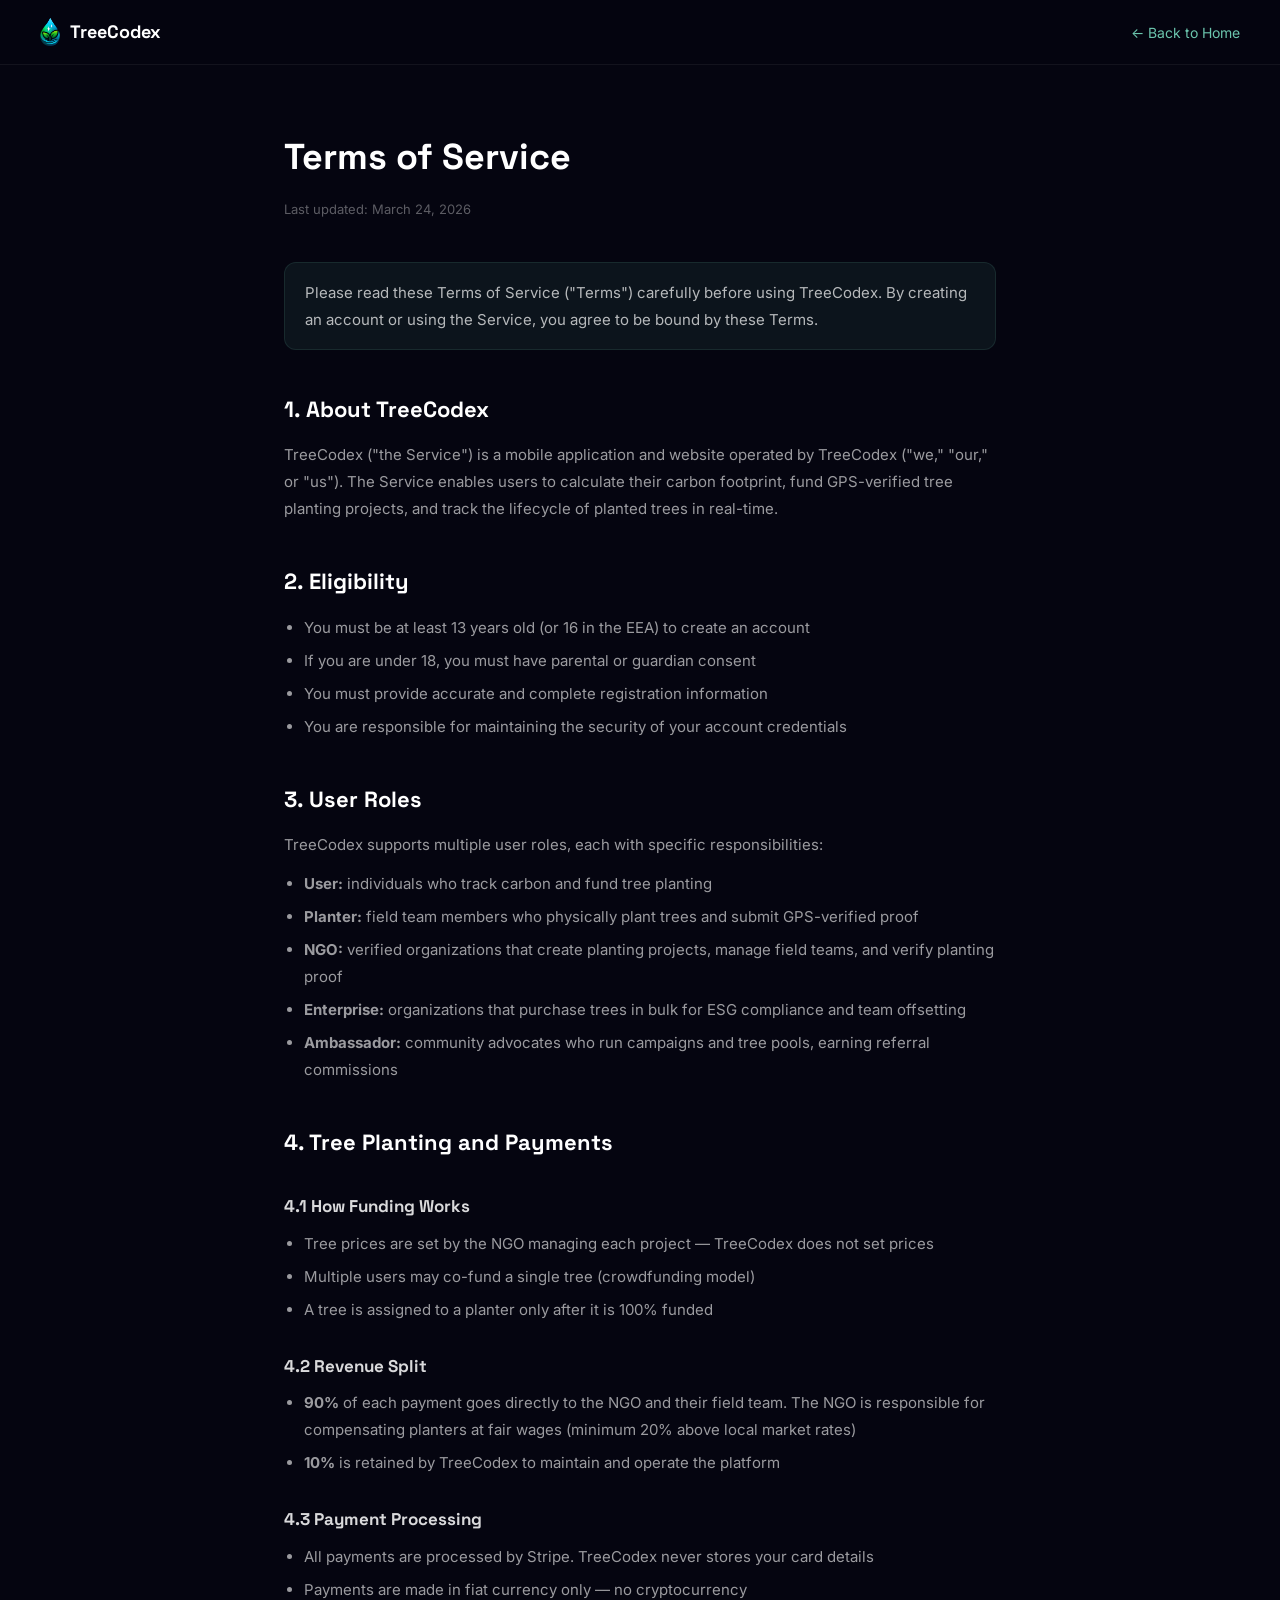
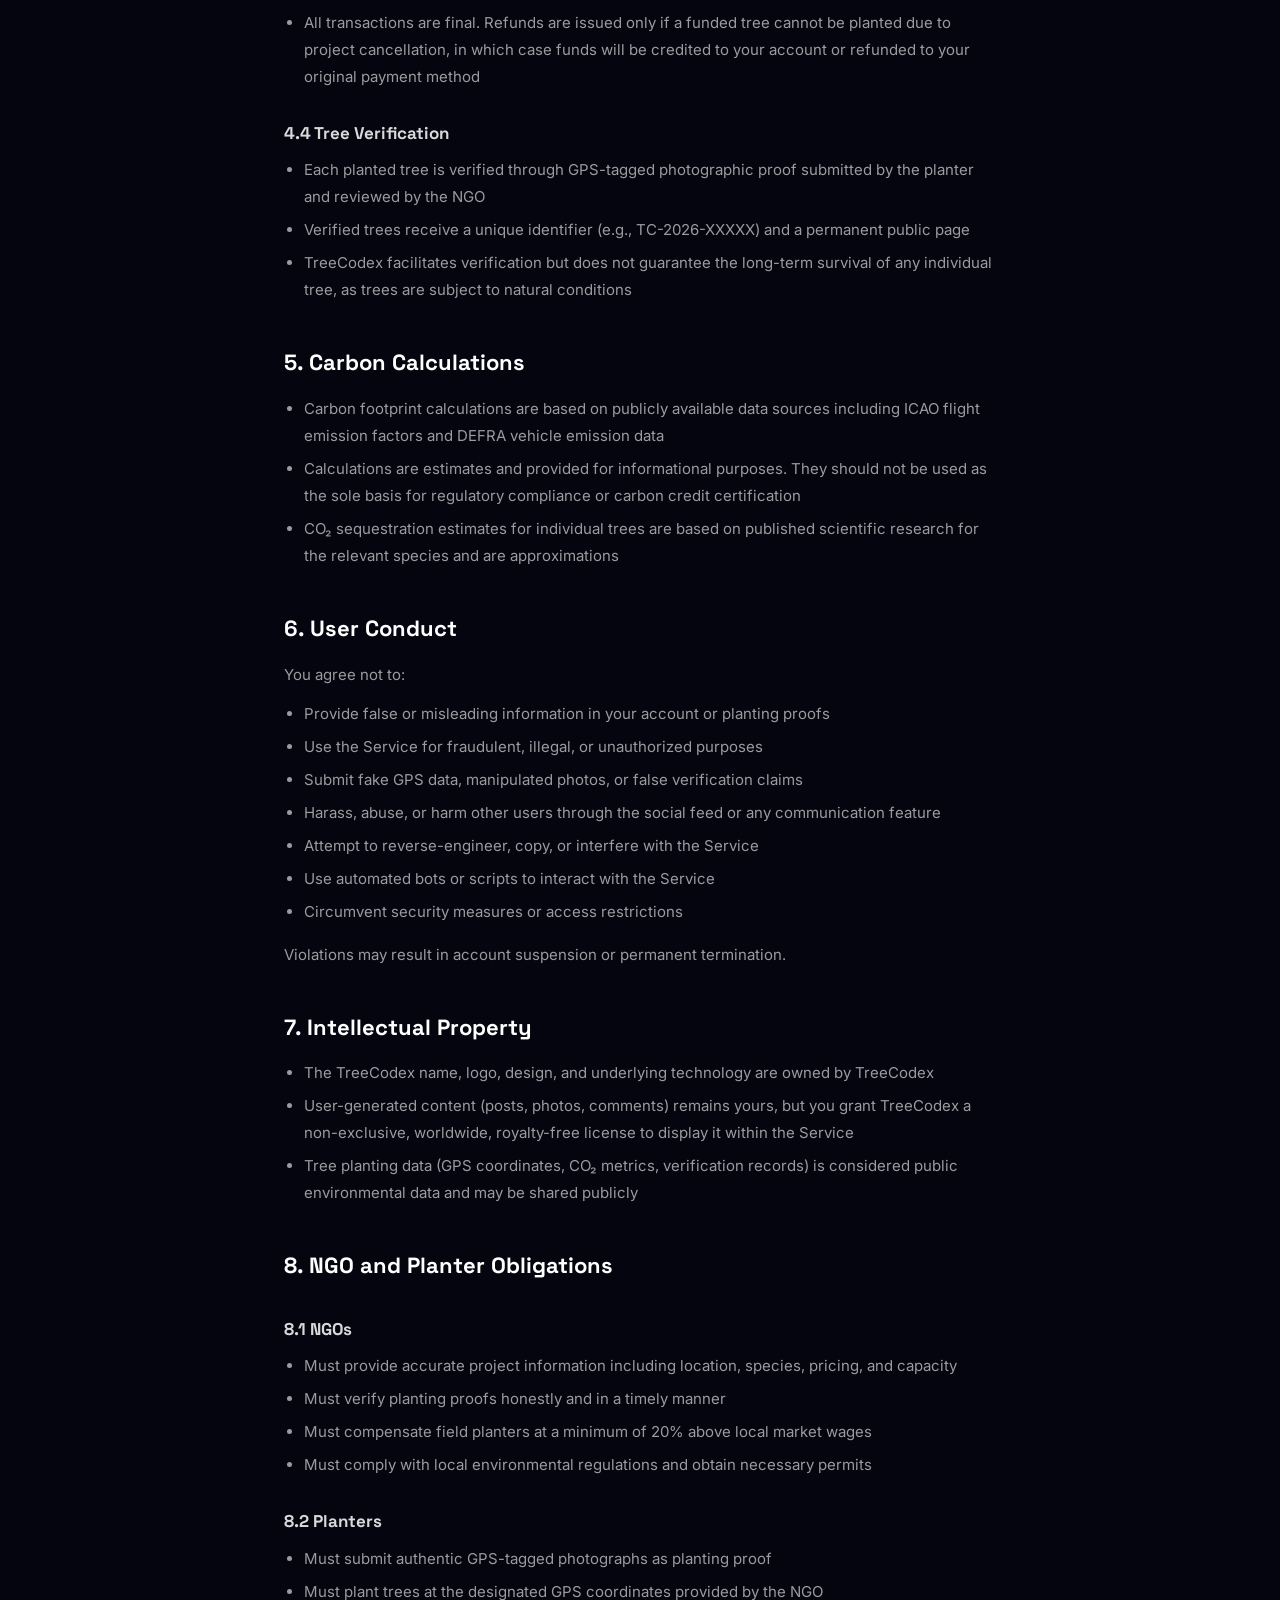
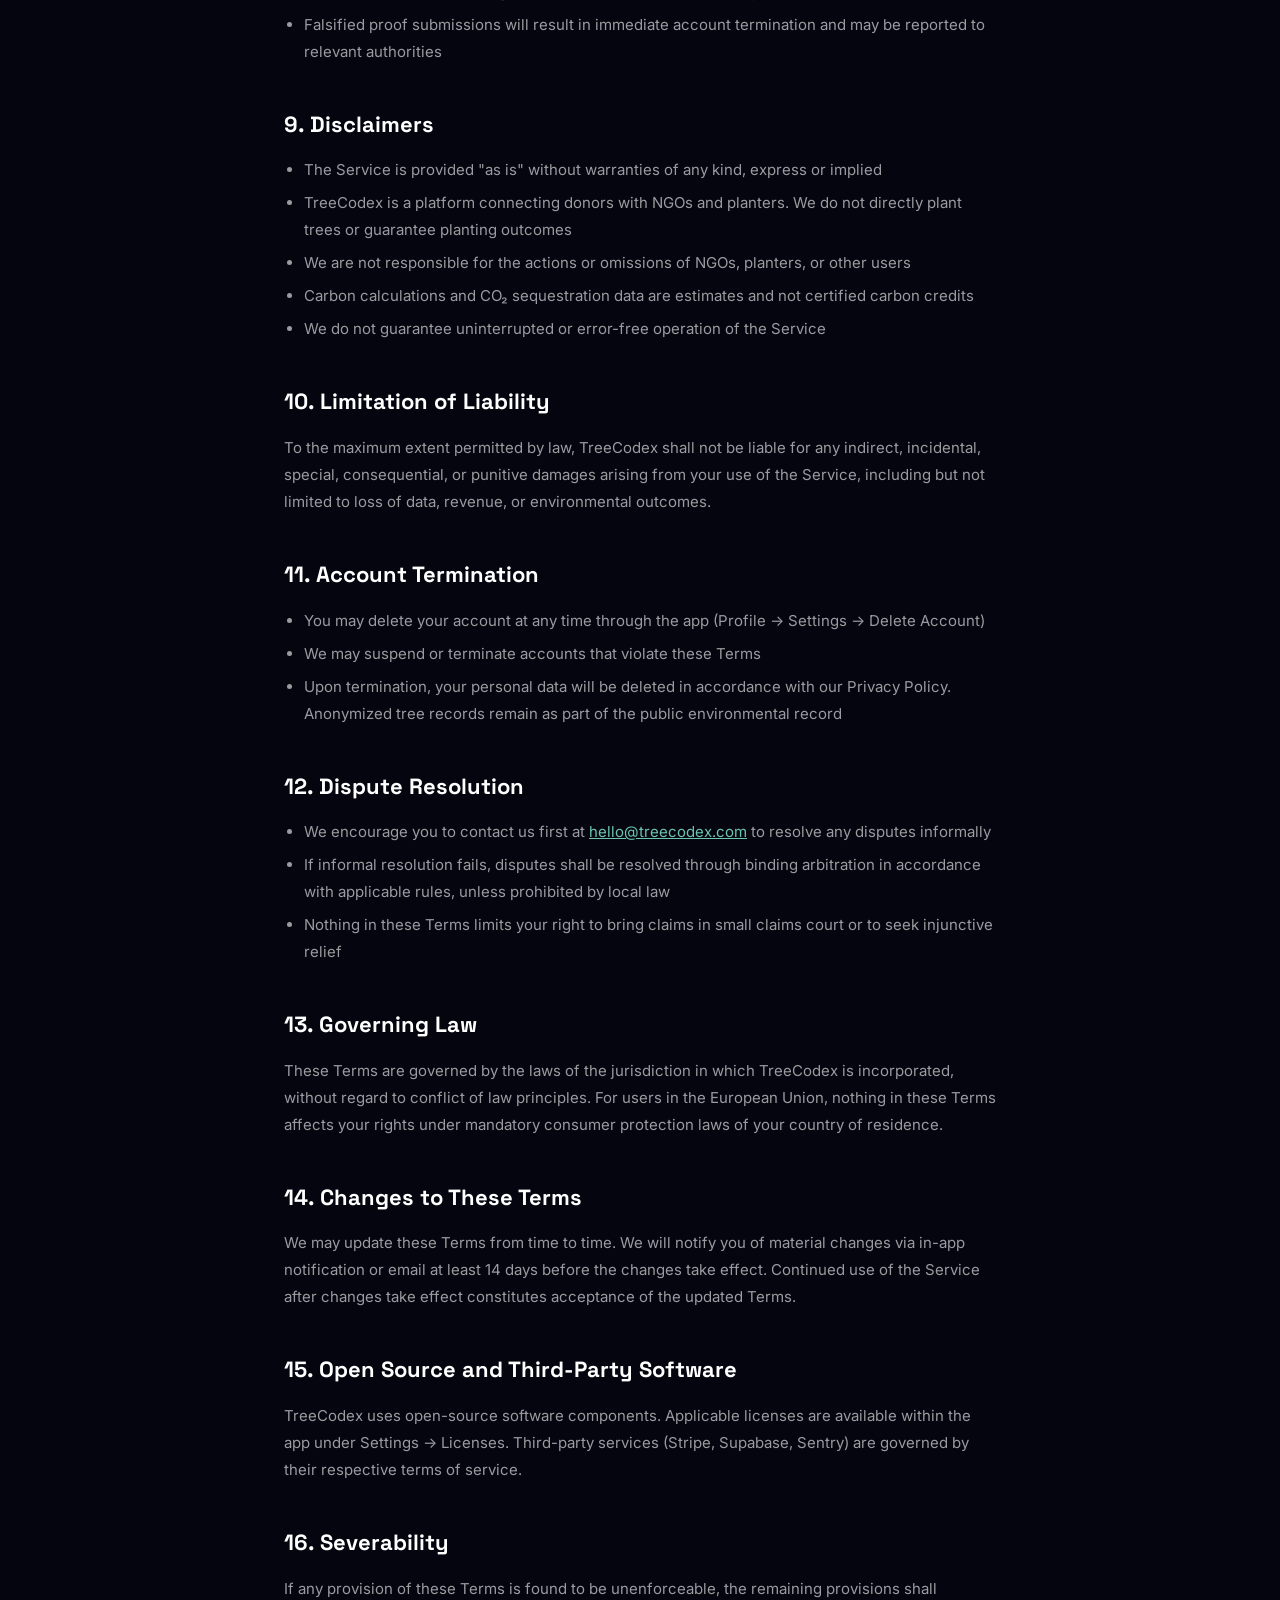
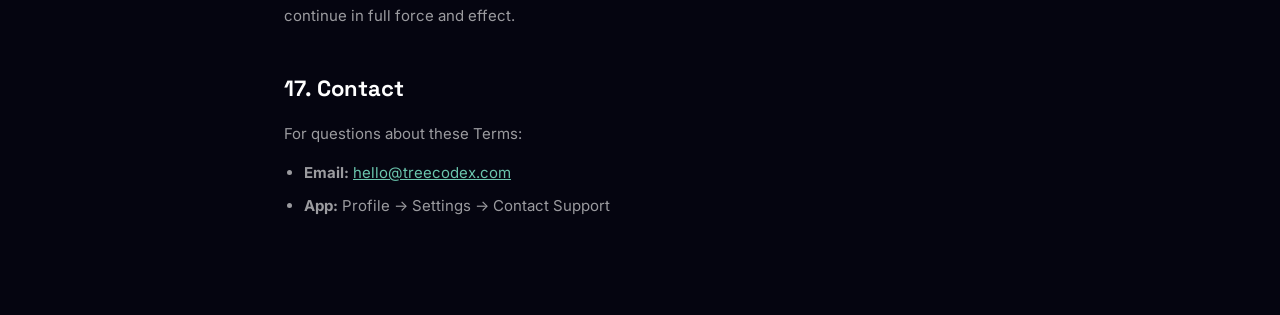
<file: terms.html>
<!DOCTYPE html>
<html lang="en">
<head>
<meta charset="UTF-8">
<meta name="viewport" content="width=device-width, initial-scale=1.0">
<title>Terms of Service — TreeCodex</title>
<link href="https://fonts.googleapis.com/css2?family=Space+Grotesk:wght@400;600;700&family=Inter:wght@400;500&display=swap" rel="stylesheet">
<style>
*{margin:0;padding:0;box-sizing:border-box}
body{font-family:'Inter',sans-serif;background:#050510;color:#c8d5e2;line-height:1.8;padding:0}
h1,h2,h3{font-family:'Space Grotesk',sans-serif;color:#fff}
a{color:#6BC5AD}
.top-bar{padding:16px 40px;border-bottom:1px solid rgba(255,255,255,0.06);display:flex;align-items:center;gap:10px;position:sticky;top:0;background:rgba(5,5,16,0.95);backdrop-filter:blur(20px);z-index:10}
.top-bar img{height:28px}
.top-bar span{font-family:'Space Grotesk',sans-serif;font-size:18px;font-weight:700;color:#fff}
.top-bar a.back{margin-left:auto;color:#6BC5AD;text-decoration:none;font-size:14px}
.container{max-width:760px;margin:0 auto;padding:60px 24px 80px}
h1{font-size:36px;margin-bottom:8px}
.updated{font-size:13px;color:rgba(255,255,255,0.35);margin-bottom:40px}
h2{font-size:22px;margin-top:40px;margin-bottom:12px;color:#fff}
h3{font-size:17px;margin-top:28px;margin-bottom:8px;color:rgba(255,255,255,0.85)}
p,li{font-size:15px;color:rgba(255,255,255,0.6);margin-bottom:12px}
ul{padding-left:20px;margin-bottom:16px}
li{margin-bottom:6px}
.highlight{background:rgba(107,197,173,0.08);border:1px solid rgba(107,197,173,0.12);border-radius:12px;padding:16px 20px;margin:20px 0}
.highlight p{color:rgba(255,255,255,0.7);margin-bottom:0}
@media(max-width:600px){.container{padding:40px 18px 60px}h1{font-size:28px}}
</style>
</head>
<body>
<div class="top-bar">
  <img src="logo_icon.png" alt="TreeCodex">
  <span>TreeCodex</span>
  <a href="index.html" class="back">← Back to Home</a>
</div>
<div class="container">

<h1>Terms of Service</h1>
<p class="updated">Last updated: March 24, 2026</p>

<div class="highlight">
<p>Please read these Terms of Service ("Terms") carefully before using TreeCodex. By creating an account or using the Service, you agree to be bound by these Terms.</p>
</div>

<h2>1. About TreeCodex</h2>
<p>TreeCodex ("the Service") is a mobile application and website operated by TreeCodex ("we," "our," or "us"). The Service enables users to calculate their carbon footprint, fund GPS-verified tree planting projects, and track the lifecycle of planted trees in real-time.</p>

<h2>2. Eligibility</h2>
<ul>
<li>You must be at least 13 years old (or 16 in the EEA) to create an account</li>
<li>If you are under 18, you must have parental or guardian consent</li>
<li>You must provide accurate and complete registration information</li>
<li>You are responsible for maintaining the security of your account credentials</li>
</ul>

<h2>3. User Roles</h2>
<p>TreeCodex supports multiple user roles, each with specific responsibilities:</p>
<ul>
<li><strong>User:</strong> individuals who track carbon and fund tree planting</li>
<li><strong>Planter:</strong> field team members who physically plant trees and submit GPS-verified proof</li>
<li><strong>NGO:</strong> verified organizations that create planting projects, manage field teams, and verify planting proof</li>
<li><strong>Enterprise:</strong> organizations that purchase trees in bulk for ESG compliance and team offsetting</li>
<li><strong>Ambassador:</strong> community advocates who run campaigns and tree pools, earning referral commissions</li>
</ul>

<h2>4. Tree Planting and Payments</h2>

<h3>4.1 How Funding Works</h3>
<ul>
<li>Tree prices are set by the NGO managing each project — TreeCodex does not set prices</li>
<li>Multiple users may co-fund a single tree (crowdfunding model)</li>
<li>A tree is assigned to a planter only after it is 100% funded</li>
</ul>

<h3>4.2 Revenue Split</h3>
<ul>
<li><strong>90%</strong> of each payment goes directly to the NGO and their field team. The NGO is responsible for compensating planters at fair wages (minimum 20% above local market rates)</li>
<li><strong>10%</strong> is retained by TreeCodex to maintain and operate the platform</li>
</ul>

<h3>4.3 Payment Processing</h3>
<ul>
<li>All payments are processed by Stripe. TreeCodex never stores your card details</li>
<li>Payments are made in fiat currency only — no cryptocurrency</li>
<li>All transactions are final. Refunds are issued only if a funded tree cannot be planted due to project cancellation, in which case funds will be credited to your account or refunded to your original payment method</li>
</ul>

<h3>4.4 Tree Verification</h3>
<ul>
<li>Each planted tree is verified through GPS-tagged photographic proof submitted by the planter and reviewed by the NGO</li>
<li>Verified trees receive a unique identifier (e.g., TC-2026-XXXXX) and a permanent public page</li>
<li>TreeCodex facilitates verification but does not guarantee the long-term survival of any individual tree, as trees are subject to natural conditions</li>
</ul>

<h2>5. Carbon Calculations</h2>
<ul>
<li>Carbon footprint calculations are based on publicly available data sources including ICAO flight emission factors and DEFRA vehicle emission data</li>
<li>Calculations are estimates and provided for informational purposes. They should not be used as the sole basis for regulatory compliance or carbon credit certification</li>
<li>CO₂ sequestration estimates for individual trees are based on published scientific research for the relevant species and are approximations</li>
</ul>

<h2>6. User Conduct</h2>
<p>You agree not to:</p>
<ul>
<li>Provide false or misleading information in your account or planting proofs</li>
<li>Use the Service for fraudulent, illegal, or unauthorized purposes</li>
<li>Submit fake GPS data, manipulated photos, or false verification claims</li>
<li>Harass, abuse, or harm other users through the social feed or any communication feature</li>
<li>Attempt to reverse-engineer, copy, or interfere with the Service</li>
<li>Use automated bots or scripts to interact with the Service</li>
<li>Circumvent security measures or access restrictions</li>
</ul>
<p>Violations may result in account suspension or permanent termination.</p>

<h2>7. Intellectual Property</h2>
<ul>
<li>The TreeCodex name, logo, design, and underlying technology are owned by TreeCodex</li>
<li>User-generated content (posts, photos, comments) remains yours, but you grant TreeCodex a non-exclusive, worldwide, royalty-free license to display it within the Service</li>
<li>Tree planting data (GPS coordinates, CO₂ metrics, verification records) is considered public environmental data and may be shared publicly</li>
</ul>

<h2>8. NGO and Planter Obligations</h2>

<h3>8.1 NGOs</h3>
<ul>
<li>Must provide accurate project information including location, species, pricing, and capacity</li>
<li>Must verify planting proofs honestly and in a timely manner</li>
<li>Must compensate field planters at a minimum of 20% above local market wages</li>
<li>Must comply with local environmental regulations and obtain necessary permits</li>
</ul>

<h3>8.2 Planters</h3>
<ul>
<li>Must submit authentic GPS-tagged photographs as planting proof</li>
<li>Must plant trees at the designated GPS coordinates provided by the NGO</li>
<li>Falsified proof submissions will result in immediate account termination and may be reported to relevant authorities</li>
</ul>

<h2>9. Disclaimers</h2>
<ul>
<li>The Service is provided "as is" without warranties of any kind, express or implied</li>
<li>TreeCodex is a platform connecting donors with NGOs and planters. We do not directly plant trees or guarantee planting outcomes</li>
<li>We are not responsible for the actions or omissions of NGOs, planters, or other users</li>
<li>Carbon calculations and CO₂ sequestration data are estimates and not certified carbon credits</li>
<li>We do not guarantee uninterrupted or error-free operation of the Service</li>
</ul>

<h2>10. Limitation of Liability</h2>
<p>To the maximum extent permitted by law, TreeCodex shall not be liable for any indirect, incidental, special, consequential, or punitive damages arising from your use of the Service, including but not limited to loss of data, revenue, or environmental outcomes.</p>

<h2>11. Account Termination</h2>
<ul>
<li>You may delete your account at any time through the app (Profile → Settings → Delete Account)</li>
<li>We may suspend or terminate accounts that violate these Terms</li>
<li>Upon termination, your personal data will be deleted in accordance with our Privacy Policy. Anonymized tree records remain as part of the public environmental record</li>
</ul>

<h2>12. Dispute Resolution</h2>
<ul>
<li>We encourage you to contact us first at <a href="mailto:hello@treecodex.com">hello@treecodex.com</a> to resolve any disputes informally</li>
<li>If informal resolution fails, disputes shall be resolved through binding arbitration in accordance with applicable rules, unless prohibited by local law</li>
<li>Nothing in these Terms limits your right to bring claims in small claims court or to seek injunctive relief</li>
</ul>

<h2>13. Governing Law</h2>
<p>These Terms are governed by the laws of the jurisdiction in which TreeCodex is incorporated, without regard to conflict of law principles. For users in the European Union, nothing in these Terms affects your rights under mandatory consumer protection laws of your country of residence.</p>

<h2>14. Changes to These Terms</h2>
<p>We may update these Terms from time to time. We will notify you of material changes via in-app notification or email at least 14 days before the changes take effect. Continued use of the Service after changes take effect constitutes acceptance of the updated Terms.</p>

<h2>15. Open Source and Third-Party Software</h2>
<p>TreeCodex uses open-source software components. Applicable licenses are available within the app under Settings → Licenses. Third-party services (Stripe, Supabase, Sentry) are governed by their respective terms of service.</p>

<h2>16. Severability</h2>
<p>If any provision of these Terms is found to be unenforceable, the remaining provisions shall continue in full force and effect.</p>

<h2>17. Contact</h2>
<p>For questions about these Terms:</p>
<ul>
<li><strong>Email:</strong> <a href="mailto:hello@treecodex.com">hello@treecodex.com</a></li>
<li><strong>App:</strong> Profile → Settings → Contact Support</li>
</ul>

</div>
</body>
</html>
</file>
